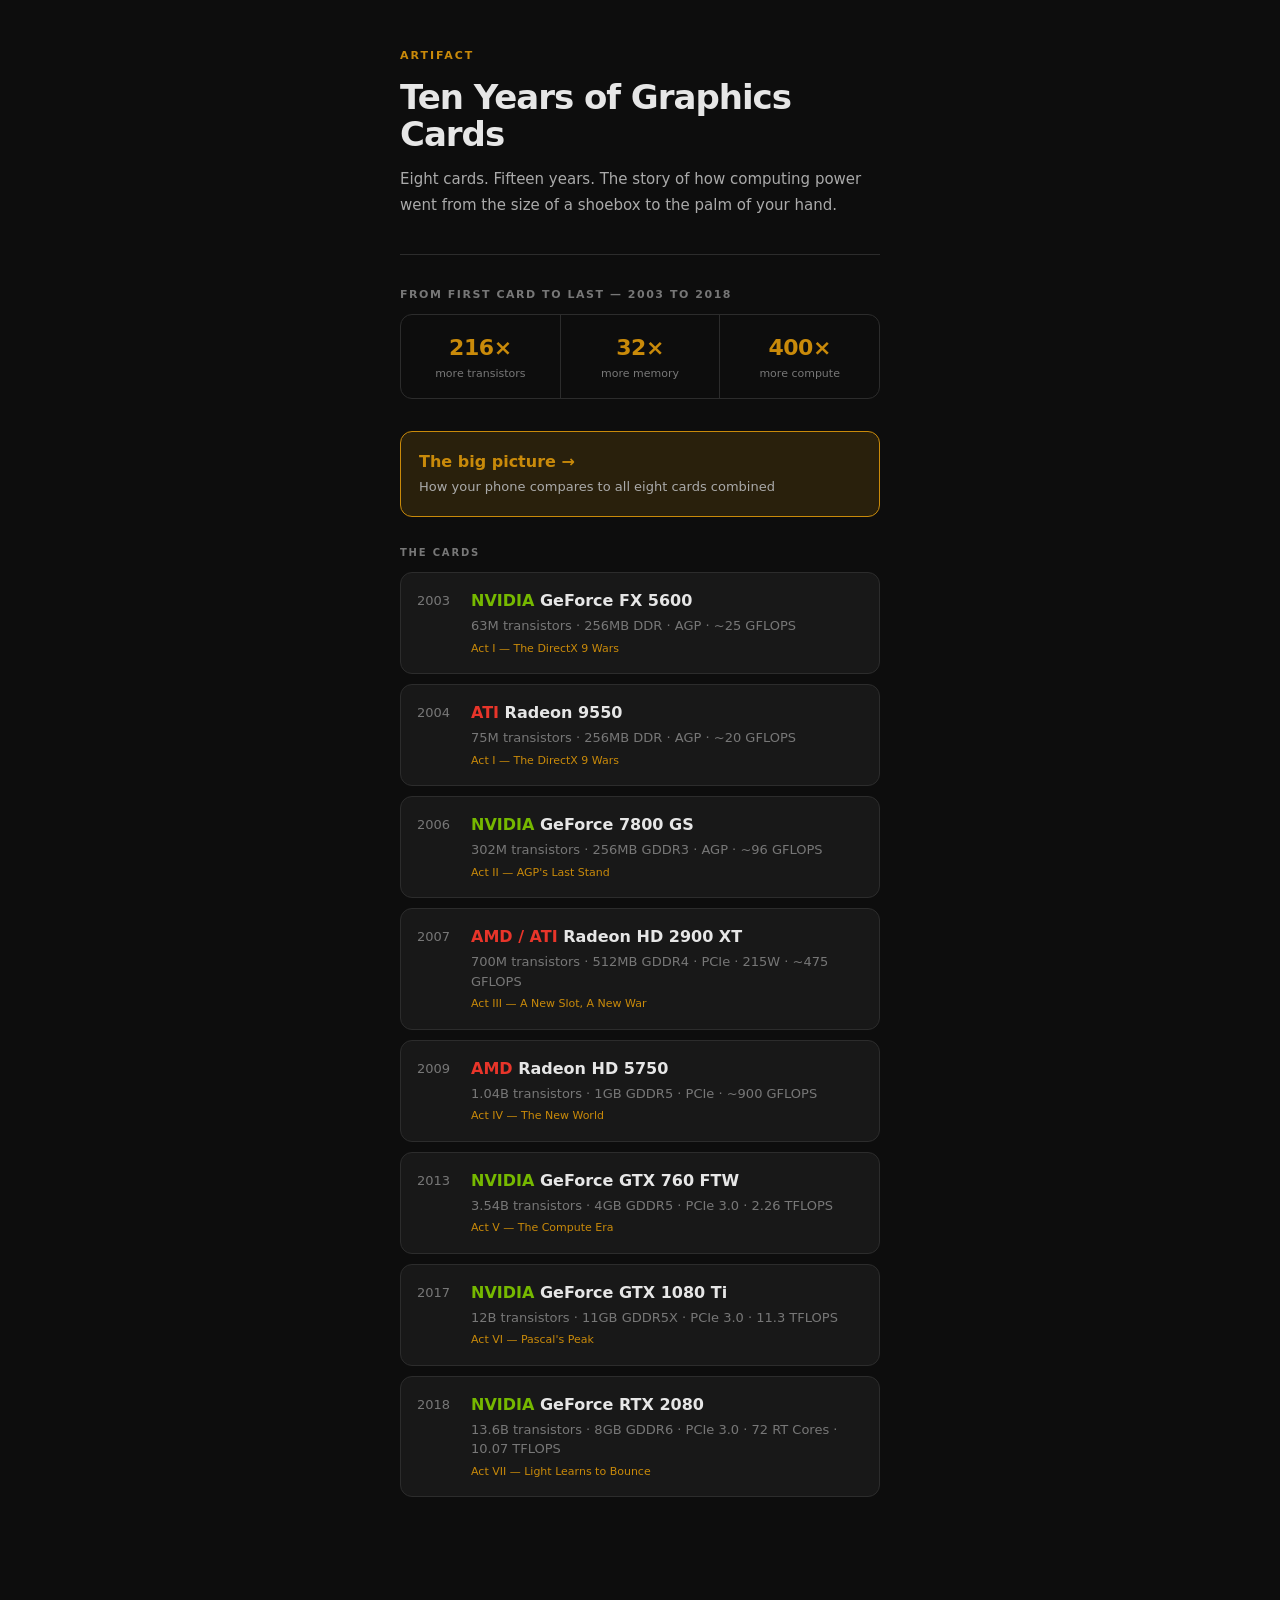
<file: index.html>
<!DOCTYPE html>
<html lang="en">
<head>
  <meta charset="UTF-8">
  <meta name="viewport" content="width=device-width, initial-scale=1.0">
  <title>Artifact — Ten Years of Graphics Cards</title>
  <link rel="stylesheet" href="css/style.css">
  <style>
    .hero {
      padding: 48px 0 36px;
      border-bottom: 1px solid var(--border);
      margin-bottom: 32px;
    }
    .hero-label {
      font-size: 11px;
      font-weight: 600;
      letter-spacing: 0.18em;
      text-transform: uppercase;
      color: var(--accent);
      margin-bottom: 14px;
    }
    .hero-title {
      font-size: 34px;
      font-weight: 900;
      letter-spacing: -0.03em;
      line-height: 1.1;
      margin-bottom: 14px;
    }
    .hero-sub {
      font-size: 15px;
      color: var(--text-mid);
      line-height: 1.7;
    }

    .stats-row {
      display: flex;
      gap: 0;
      margin-bottom: 32px;
      border: 1px solid var(--border);
      border-radius: var(--radius);
      overflow: hidden;
    }
    .stat {
      flex: 1;
      padding: 16px 12px;
      text-align: center;
      border-right: 1px solid var(--border);
    }
    .stat:last-child { border-right: none; }
    .stat-value {
      font-size: 22px;
      font-weight: 800;
      color: var(--accent);
      letter-spacing: -0.02em;
    }
    .stat-label {
      font-size: 11px;
      color: var(--text-dim);
      margin-top: 2px;
    }

    .cards-list {
      display: flex;
      flex-direction: column;
      gap: 10px;
      margin-bottom: 40px;
    }
    .card-link {
      display: flex;
      align-items: flex-start;
      gap: 16px;
      padding: 16px;
      background: var(--surface);
      border: 1px solid var(--border);
      border-radius: var(--radius);
      text-decoration: none;
      color: var(--text);
      transition: border-color 0.15s;
    }
    .card-link:hover { border-color: #444; }
    .card-link-year {
      font-size: 13px;
      color: var(--text-dim);
      width: 38px;
      flex-shrink: 0;
      padding-top: 2px;
    }
    .card-link-body { flex: 1; }
    .card-link-name {
      font-size: 16px;
      font-weight: 700;
      margin-bottom: 3px;
    }
    .card-link-name .maker-nvidia { color: var(--nvidia); }
    .card-link-name .maker-ati    { color: var(--ati); }
    .card-link-desc {
      font-size: 13px;
      color: var(--text-dim);
      line-height: 1.5;
    }
    .card-link-act {
      font-size: 11px;
      color: var(--accent);
      margin-top: 5px;
      font-weight: 500;
    }
  </style>
</head>
<body>
<div class="page">

  <div class="hero">
    <div class="hero-label">Artifact</div>
    <div class="hero-title">Ten Years of Graphics Cards</div>
    <div class="hero-sub">
      Eight cards. Fifteen years. The story of how computing power went from the size of a shoebox to the palm of your hand.
    </div>
  </div>

  <div style="font-size:11px;font-weight:600;letter-spacing:0.14em;text-transform:uppercase;color:var(--text-dim);margin-bottom:10px">From first card to last — 2003 to 2018</div>
  <div class="stats-row">
    <div class="stat">
      <div class="stat-value">216×</div>
      <div class="stat-label">more transistors</div>
    </div>
    <div class="stat">
      <div class="stat-value">32×</div>
      <div class="stat-label">more memory</div>
    </div>
    <div class="stat">
      <div class="stat-value">400×</div>
      <div class="stat-label">more compute</div>
    </div>
  </div>

  <div style="margin-bottom:28px">
    <a href="conclusion.html" style="display:flex;align-items:center;justify-content:space-between;padding:18px;background:var(--accent-dim);border:1px solid var(--accent);border-radius:12px;text-decoration:none;color:var(--text)">
      <span>
        <strong style="color:var(--accent);font-size:16px">The big picture →</strong><br>
        <span style="font-size:13px;color:var(--text-mid)">How your phone compares to all eight cards combined</span>
      </span>
    </a>
  </div>

  <div class="section-label">The cards</div>
  <div class="cards-list">

    <a class="card-link" href="fx5600.html">
      <span class="card-link-year">2003</span>
      <div class="card-link-body">
        <div class="card-link-name"><span class="maker-nvidia">NVIDIA</span> GeForce FX 5600</div>
        <div class="card-link-desc">63M transistors · 256MB DDR · AGP · ~25 GFLOPS</div>
        <div class="card-link-act">Act I — The DirectX 9 Wars</div>
      </div>
    </a>

    <a class="card-link" href="radeon9550.html">
      <span class="card-link-year">2004</span>
      <div class="card-link-body">
        <div class="card-link-name"><span class="maker-ati">ATI</span> Radeon 9550</div>
        <div class="card-link-desc">75M transistors · 256MB DDR · AGP · ~20 GFLOPS</div>
        <div class="card-link-act">Act I — The DirectX 9 Wars</div>
      </div>
    </a>

    <a class="card-link" href="7800gs.html">
      <span class="card-link-year">2006</span>
      <div class="card-link-body">
        <div class="card-link-name"><span class="maker-nvidia">NVIDIA</span> GeForce 7800 GS</div>
        <div class="card-link-desc">302M transistors · 256MB GDDR3 · AGP · ~96 GFLOPS</div>
        <div class="card-link-act">Act II — AGP's Last Stand</div>
      </div>
    </a>

    <a class="card-link" href="hd2900xt.html">
      <span class="card-link-year">2007</span>
      <div class="card-link-body">
        <div class="card-link-name"><span class="maker-ati">AMD / ATI</span> Radeon HD 2900 XT</div>
        <div class="card-link-desc">700M transistors · 512MB GDDR4 · PCIe · 215W · ~475 GFLOPS</div>
        <div class="card-link-act">Act III — A New Slot, A New War</div>
      </div>
    </a>

    <a class="card-link" href="hd5750.html">
      <span class="card-link-year">2009</span>
      <div class="card-link-body">
        <div class="card-link-name"><span class="maker-ati">AMD</span> Radeon HD 5750</div>
        <div class="card-link-desc">1.04B transistors · 1GB GDDR5 · PCIe · ~900 GFLOPS</div>
        <div class="card-link-act">Act IV — The New World</div>
      </div>
    </a>

    <a class="card-link" href="gtx760.html">
      <span class="card-link-year">2013</span>
      <div class="card-link-body">
        <div class="card-link-name"><span class="maker-nvidia">NVIDIA</span> GeForce GTX 760 FTW</div>
        <div class="card-link-desc">3.54B transistors · 4GB GDDR5 · PCIe 3.0 · 2.26 TFLOPS</div>
        <div class="card-link-act">Act V — The Compute Era</div>
      </div>
    </a>

    <a class="card-link" href="gtx1080ti.html">
      <span class="card-link-year">2017</span>
      <div class="card-link-body">
        <div class="card-link-name"><span class="maker-nvidia">NVIDIA</span> GeForce GTX 1080 Ti</div>
        <div class="card-link-desc">12B transistors · 11GB GDDR5X · PCIe 3.0 · 11.3 TFLOPS</div>
        <div class="card-link-act">Act VI — Pascal's Peak</div>
      </div>
    </a>

    <a class="card-link" href="rtx2080.html">
      <span class="card-link-year">2018</span>
      <div class="card-link-body">
        <div class="card-link-name"><span class="maker-nvidia">NVIDIA</span> GeForce RTX 2080</div>
        <div class="card-link-desc">13.6B transistors · 8GB GDDR6 · PCIe 3.0 · 72 RT Cores · 10.07 TFLOPS</div>
        <div class="card-link-act">Act VII — Light Learns to Bounce</div>
      </div>
    </a>


  </div>

</div>
</body>
</html>
</file>
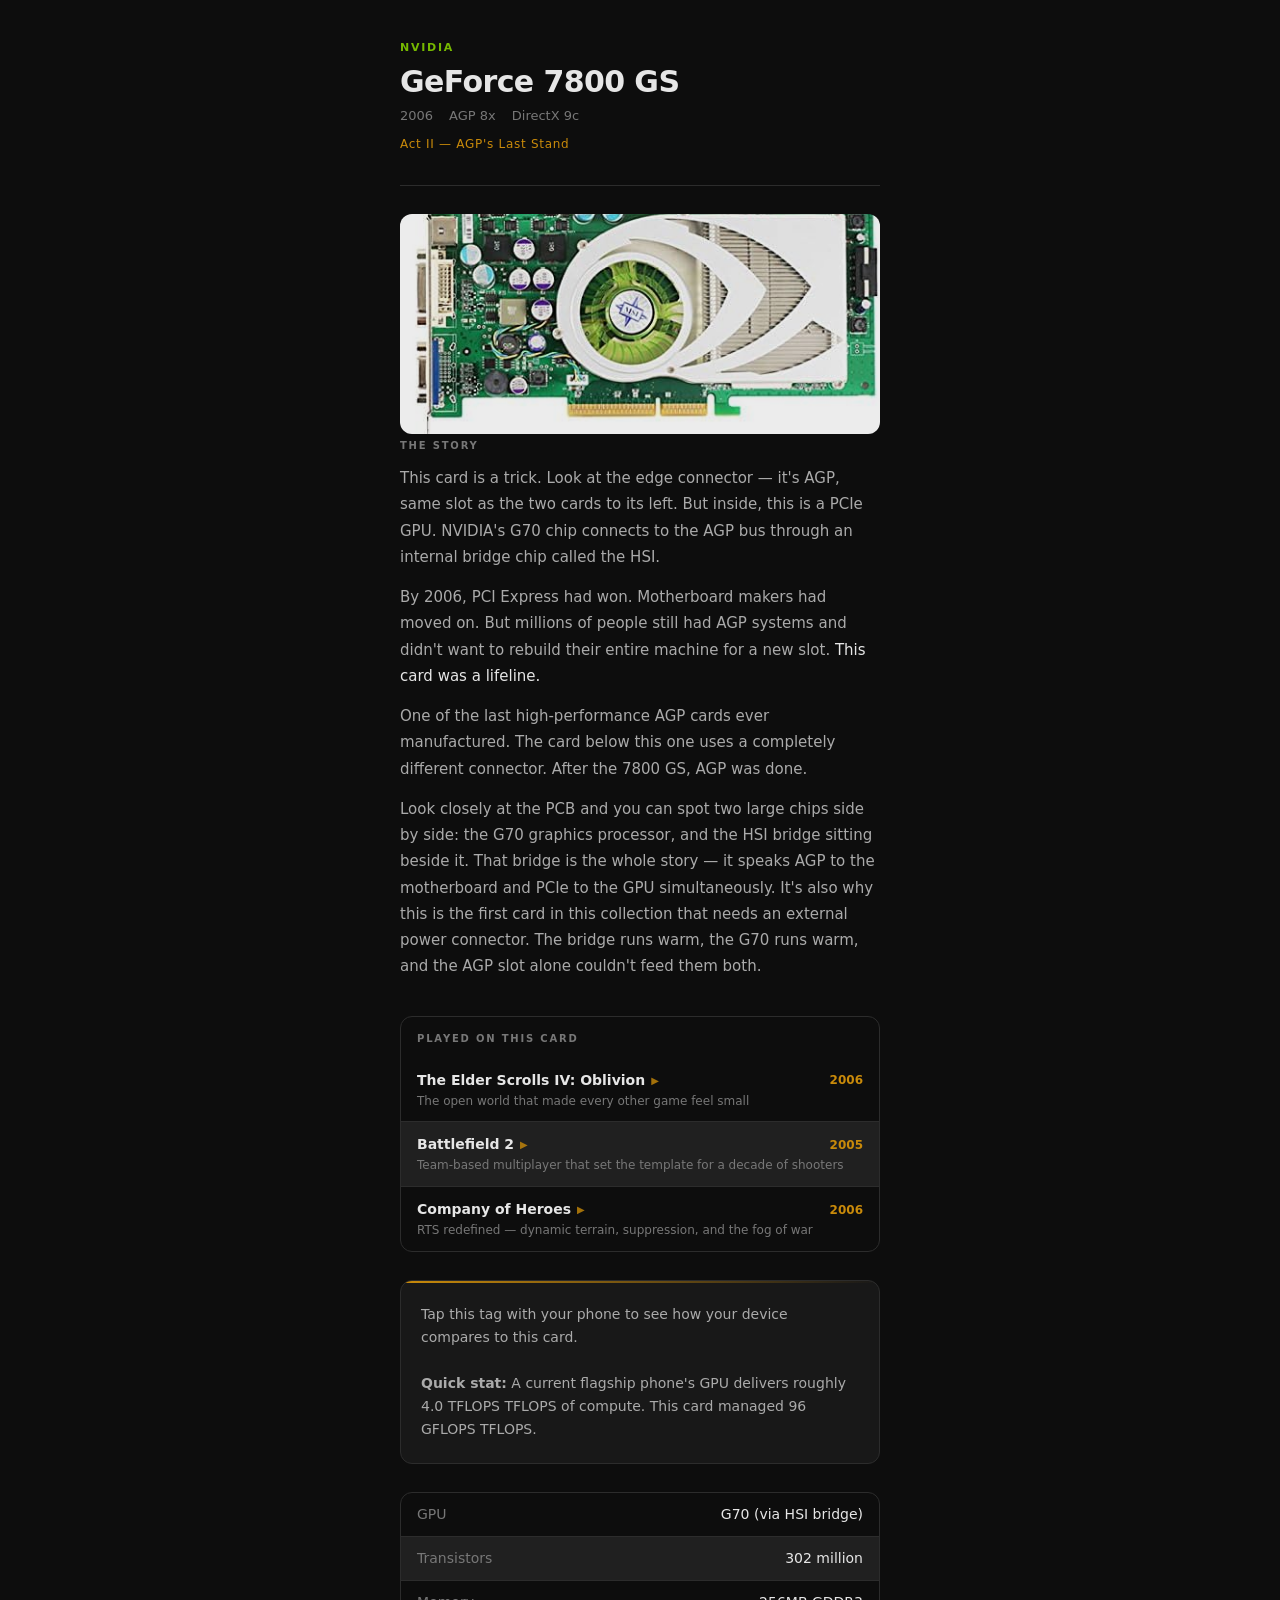
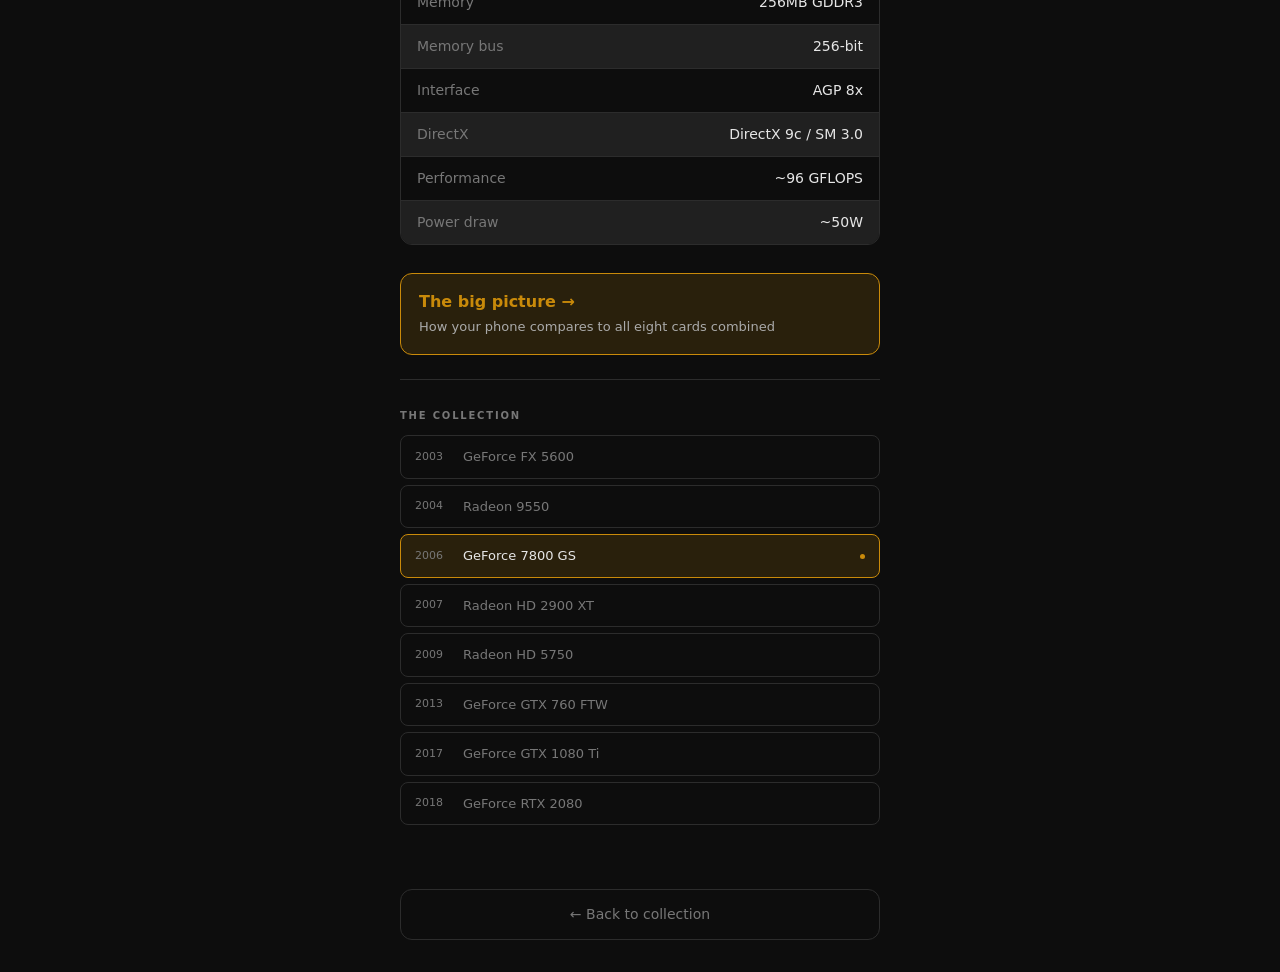
<file: 7800gs.html>
<!DOCTYPE html>
<html lang="en">
<head>
  <meta charset="UTF-8">
  <meta name="viewport" content="width=device-width, initial-scale=1.0">
  <title>GeForce 7800 GS — Artifact</title>
  <link rel="stylesheet" href="css/style.css">
</head>
<body>
<div class="page">

  <header class="card-header">
    <div class="card-maker nvidia">NVIDIA</div>
    <div class="card-name">GeForce 7800 GS</div>
    <div class="card-meta">
      <span>2006</span>
      <span>AGP 8x</span>
      <span>DirectX 9c</span>
    </div>
    <div class="card-era">Act II — AGP's Last Stand</div>
  </header>

  <div class="card-photo"><img src="images/7800gs.jpg" alt="7800gs"></div>

  

  

  <section class="story">
    <div class="section-label">The story</div>
    <div class="story-text" id="story-text"></div>
  </section>

  <section class="games"><div class="section-label" style="padding:14px 16px 0">Played on this card</div>
    <div id="games-list"></div>
  </section>

  <section class="comparison">
    <div id="comparison-content">
      <div class="comparison-loading">Detecting your device…</div>
    </div>
  </section>

  <section class="specs">
    <div id="specs-rows"></div>
  </section>

  <div style="margin-bottom:24px"><a href="conclusion.html" style="display:flex;align-items:center;justify-content:space-between;padding:16px 18px;background:var(--accent-dim);border:1px solid var(--accent);border-radius:12px;text-decoration:none;color:var(--text)"><span><strong style="color:var(--accent)">The big picture →</strong><br><span style="font-size:13px;color:var(--text-mid)">How your phone compares to all eight cards combined</span></span></a></div>
  <nav class="collection">
    <div class="section-label">The collection</div>
    <div class="collection-grid">
      <a class="collection-item" href="fx5600.html">
        <span class="collection-year">2003</span>
        <span class="collection-name">GeForce FX 5600</span>
        <span class="collection-dot"></span>
      </a>
      <a class="collection-item" href="radeon9550.html">
        <span class="collection-year">2004</span>
        <span class="collection-name">Radeon 9550</span>
        <span class="collection-dot"></span>
      </a>
      <a class="collection-item active" href="7800gs.html">
        <span class="collection-year">2006</span>
        <span class="collection-name">GeForce 7800 GS</span>
        <span class="collection-dot"></span>
      </a>
      <a class="collection-item" href="hd2900xt.html">
        <span class="collection-year">2007</span>
        <span class="collection-name">Radeon HD 2900 XT</span>
        <span class="collection-dot"></span>
      </a>
      <a class="collection-item" href="hd5750.html">
        <span class="collection-year">2009</span>
        <span class="collection-name">Radeon HD 5750</span>
        <span class="collection-dot"></span>
      </a>
      <a class="collection-item" href="gtx760.html">
        <span class="collection-year">2013</span>
        <span class="collection-name">GeForce GTX 760 FTW</span>
        <span class="collection-dot"></span>
      </a>
      <a class="collection-item" href="gtx1080ti.html">
        <span class="collection-year">2017</span>
        <span class="collection-name">GeForce GTX 1080 Ti</span>
        <span class="collection-dot"></span>
      </a>
      <a class="collection-item" href="rtx2080.html">
        <span class="collection-year">2018</span>
        <span class="collection-name">GeForce RTX 2080</span>
        <span class="collection-dot"></span>
      </a>
    </div>
  </nav>

</div>

<script src="js/device.js"></script>
<script>
window.CARD_DATA = {
  name: 'GeForce 7800 GS',
  tflops: 0.096,
  powerWatts: 50,
  specs: [
    { label: 'GPU',          value: 'G70 (via HSI bridge)' },
    { label: 'Transistors',  value: '302 million' },
    { label: 'Memory',       value: '256MB GDDR3' },
    { label: 'Memory bus',   value: '256-bit' },
    { label: 'Interface',    value: 'AGP 8x' },
    { label: 'DirectX',      value: 'DirectX 9c / SM 3.0' },
    { label: 'Performance',  value: '~96 GFLOPS' },
    { label: 'Power draw',   value: '~50W' },
  ],
  games: [
    { name: 'The Elder Scrolls IV: Oblivion', year: 2006, note: 'The open world that made every other game feel small', trailer: 'https://www.youtube.com/results?search_query=Oblivion%20Elder%20Scrolls%20IV%20official%20trailer%202006' },
    { name: 'Battlefield 2', year: 2005, note: 'Team-based multiplayer that set the template for a decade of shooters', trailer: 'https://www.youtube.com/results?search_query=Battlefield%202%20official%20trailer%202005' },
    { name: 'Company of Heroes', year: 2006, note: 'RTS redefined — dynamic terrain, suppression, and the fog of war', trailer: 'https://www.youtube.com/results?search_query=Company%20of%20Heroes%202006%20official%20trailer' }
  ],
  story: [
    'This card is a trick. Look at the edge connector — it\'s AGP, same slot as the two cards to its left. But inside, this is a PCIe GPU. NVIDIA\'s G70 chip connects to the AGP bus through an internal bridge chip called the HSI.',
    'By 2006, PCI Express had won. Motherboard makers had moved on. But millions of people still had AGP systems and didn\'t want to rebuild their entire machine for a new slot. <em>This card was a lifeline.</em>',
    'One of the last high-performance AGP cards ever manufactured. The card below this one uses a completely different connector. After the 7800 GS, AGP was done.',
    'Look closely at the PCB and you can spot two large chips side by side: the G70 graphics processor, and the HSI bridge sitting beside it. That bridge is the whole story — it speaks AGP to the motherboard and PCIe to the GPU simultaneously. It\'s also why this is the first card in this collection that needs an external power connector. The bridge runs warm, the G70 runs warm, and the AGP slot alone couldn\'t feed them both.'
  ]
};
</script>
<script src="js/card.js"></script>
  <div style="max-width:520px;margin:0 auto;padding:0 20px 32px"><a href="index.html" style="display:block;text-align:center;padding:14px;border:1px solid var(--border);border-radius:12px;text-decoration:none;color:var(--text-dim);font-size:14px">← Back to collection</a></div>
</body>
</html>
</file>
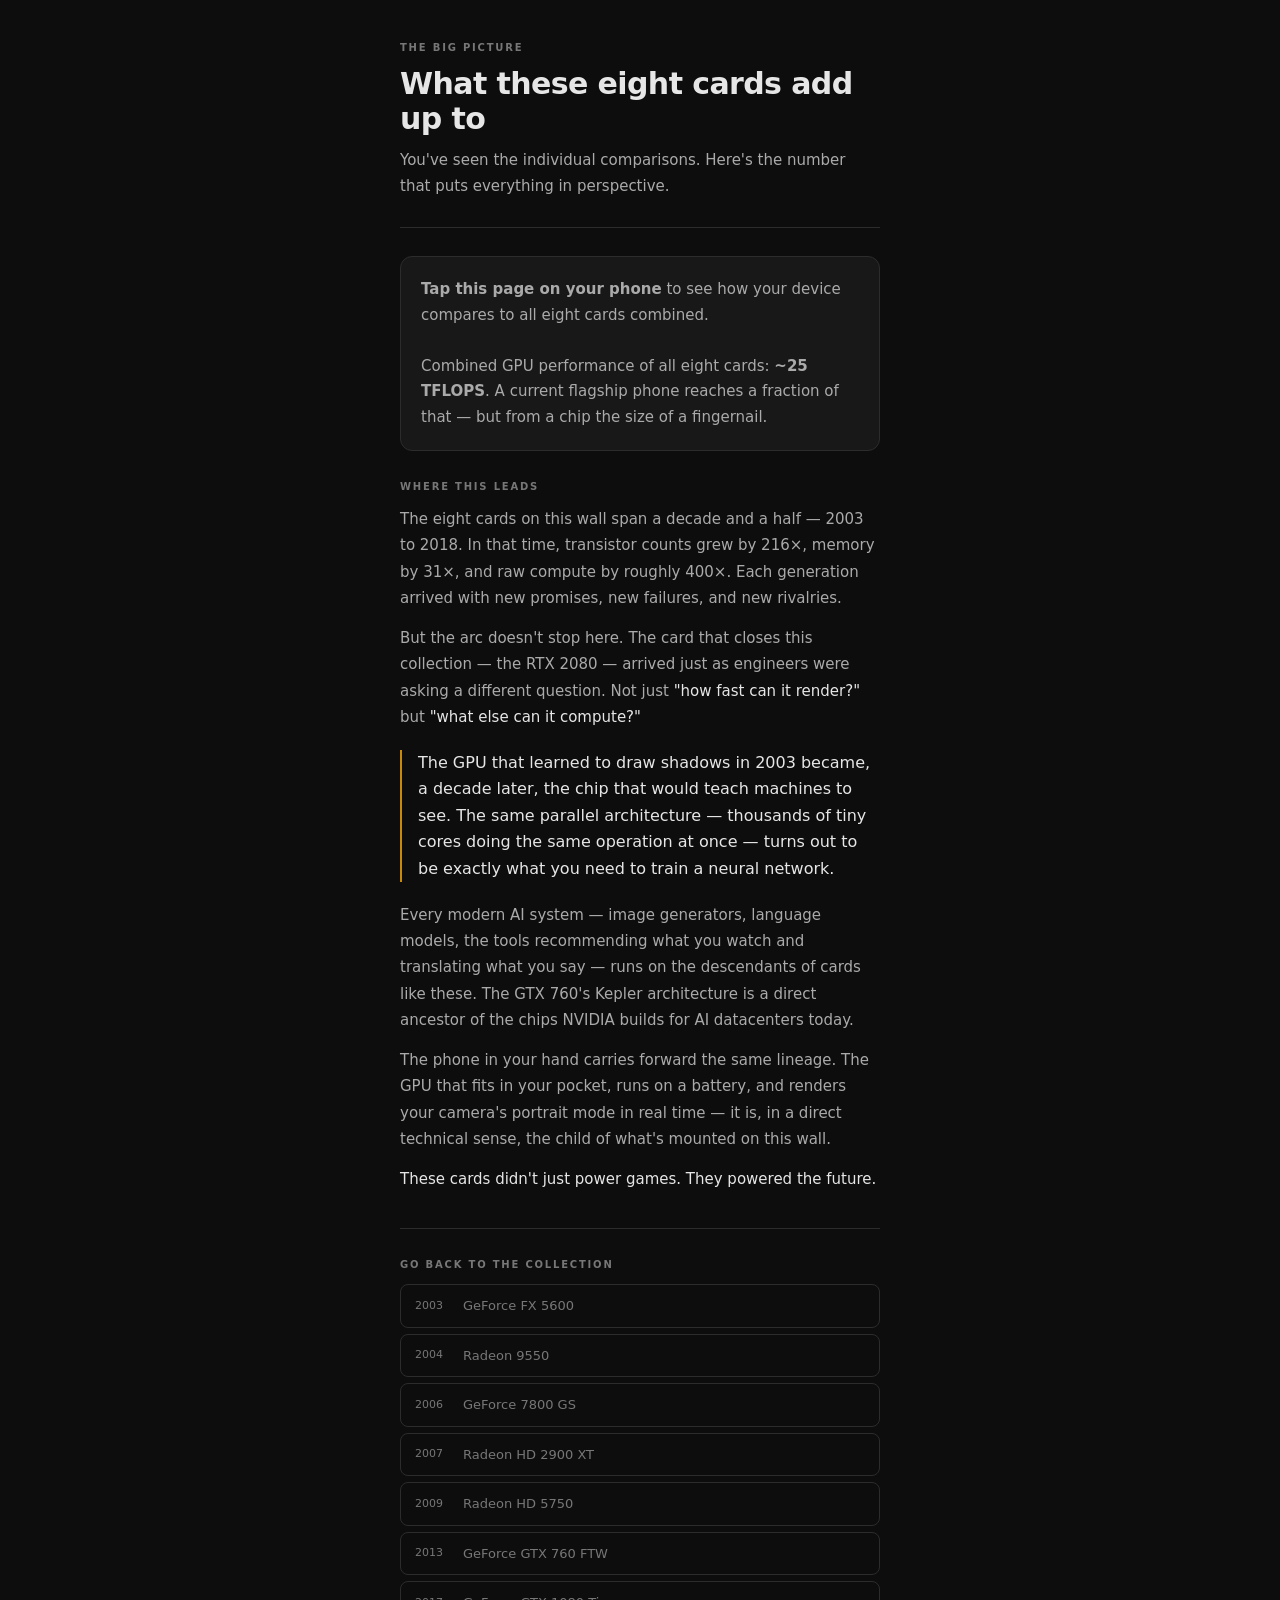
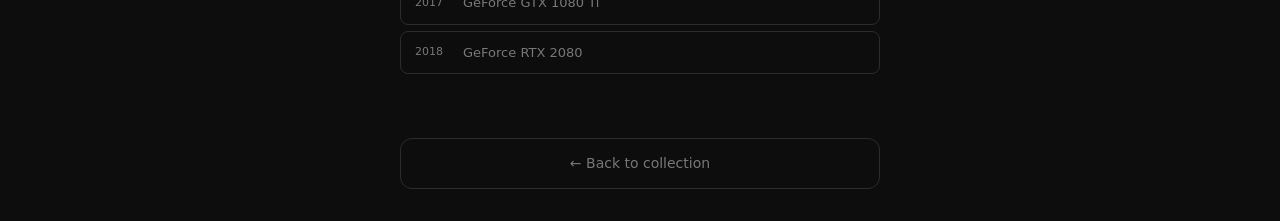
<file: conclusion.html>
<!DOCTYPE html>
<html lang="en">
<head>
  <meta charset="UTF-8">
  <meta name="viewport" content="width=device-width, initial-scale=1.0">
  <title>The Big Picture — Artifact</title>
  <link rel="stylesheet" href="css/style.css">
  <style>
    .conclusion-hero {
      padding: 40px 0 28px;
      border-bottom: 1px solid var(--border);
      margin-bottom: 28px;
    }
    .conclusion-hero .section-label { margin-bottom: 12px; }
    .conclusion-hero h1 {
      font-size: 30px;
      font-weight: 900;
      letter-spacing: -0.02em;
      line-height: 1.15;
      margin-bottom: 12px;
    }
    .conclusion-hero p {
      font-size: 15px;
      color: var(--text-mid);
      line-height: 1.7;
    }

    /* The combined stat — hero number */
    .combined-block {
      background: var(--surface);
      border: 1px solid var(--border);
      border-radius: var(--radius);
      padding: 24px 20px;
      margin-bottom: 28px;
      position: relative;
      overflow: hidden;
    }
    .combined-block::before {
      content: '';
      position: absolute;
      top: 0; left: 0; right: 0;
      height: 2px;
      background: linear-gradient(90deg, var(--accent), transparent);
    }
    .combined-device-name {
      font-size: 15px;
      font-weight: 600;
      margin-bottom: 4px;
    }
    .combined-device-chip {
      font-size: 13px;
      color: var(--text-dim);
      margin-bottom: 20px;
    }
    .combined-stat {
      font-size: 15px;
      color: var(--text-mid);
      line-height: 1.7;
      margin-bottom: 20px;
    }
    .combined-stat strong { color: var(--text); font-weight: 600; }
    .combined-stat .big {
      display: block;
      font-size: 52px;
      font-weight: 900;
      color: var(--accent);
      letter-spacing: -0.03em;
      line-height: 1;
      margin: 8px 0 4px;
    }
    .punchline {
      font-size: 16px;
      font-weight: 600;
      color: var(--text);
      line-height: 1.5;
      padding: 16px;
      background: var(--accent-dim);
      border: 1px solid var(--accent);
      border-radius: 8px;
      margin-top: 4px;
    }

    /* Per-card breakdown */
    .breakdown {
      margin-bottom: 28px;
    }
    .breakdown-row {
      display: flex;
      align-items: center;
      gap: 12px;
      padding: 10px 0;
      border-bottom: 1px solid var(--border);
      font-size: 13px;
    }
    .breakdown-row:last-child { border-bottom: none; }
    .breakdown-year {
      color: var(--text-dim);
      width: 36px;
      flex-shrink: 0;
    }
    .breakdown-name {
      flex: 1;
      color: var(--text-mid);
    }
    .breakdown-mult {
      font-weight: 700;
      color: var(--accent);
      text-align: right;
      min-width: 48px;
    }
    .breakdown-bar-wrap {
      width: 80px;
      height: 4px;
      background: var(--border);
      border-radius: 2px;
      overflow: hidden;
      flex-shrink: 0;
    }
    .breakdown-bar-fill {
      height: 100%;
      background: var(--accent);
      border-radius: 2px;
      width: 0;
      transition: width 1s cubic-bezier(0.4, 0, 0.2, 1);
    }

    /* Closing essay */
    .essay {
      margin-bottom: 36px;
    }
    .essay p {
      font-size: 15px;
      color: var(--text-mid);
      line-height: 1.75;
      margin-bottom: 14px;
    }
    .essay p:last-child { margin-bottom: 0; }
    .essay em {
      color: var(--text);
      font-style: normal;
      font-weight: 500;
    }
    .essay .horizon {
      font-size: 16px;
      color: var(--text);
      font-weight: 500;
      line-height: 1.65;
      border-left: 2px solid var(--accent);
      padding-left: 16px;
      margin: 20px 0;
    }

    /* Desktop placeholder */
    .desktop-placeholder {
      font-size: 15px;
      color: var(--text-mid);
      line-height: 1.7;
      background: var(--surface);
      border: 1px solid var(--border);
      border-radius: var(--radius);
      padding: 20px;
      margin-bottom: 28px;
    }
  </style>
</head>
<body>
<div class="page">

  <div class="conclusion-hero">
    <div class="section-label">The big picture</div>
    <h1>What these eight cards add up to</h1>
    <p>You've seen the individual comparisons. Here's the number that puts everything in perspective.</p>
  </div>

  <div id="combined-block-wrap">
    <div class="combined-block">
      <div class="comparison-loading">Detecting your device…</div>
    </div>
  </div>

  <section class="breakdown" id="breakdown-section" style="display:none">
    <div class="section-label">Card by card</div>
    <div id="breakdown-rows"></div>
  </section>

  <section class="essay">
    <div class="section-label">Where this leads</div>
    <div class="essay-body">
      <p>The eight cards on this wall span a decade and a half — 2003 to 2018. In that time, transistor counts grew by 216×, memory by 31×, and raw compute by roughly 400×. Each generation arrived with new promises, new failures, and new rivalries.</p>

      <p>But the arc doesn't stop here. The card that closes this collection — the RTX 2080 — arrived just as engineers were asking a different question. Not just <em>"how fast can it render?"</em> but <em>"what else can it compute?"</em></p>

      <div class="horizon">
        The GPU that learned to draw shadows in 2003 became, a decade later, the chip that would teach machines to see. The same parallel architecture — thousands of tiny cores doing the same operation at once — turns out to be exactly what you need to train a neural network.
      </div>

      <p>Every modern AI system — image generators, language models, the tools recommending what you watch and translating what you say — runs on the descendants of cards like these. The GTX 760's Kepler architecture is a direct ancestor of the chips NVIDIA builds for AI datacenters today.</p>

      <p>The phone in your hand carries forward the same lineage. The GPU that fits in your pocket, runs on a battery, and renders your camera's portrait mode in real time — it is, in a direct technical sense, the child of what's mounted on this wall.</p>

      <p><em>These cards didn't just power games. They powered the future.</em></p>
    </div>
  </section>

  <nav class="collection">
    <div class="section-label">Go back to the collection</div>
    <div class="collection-grid">
      <a class="collection-item" href="fx5600.html">
        <span class="collection-year">2003</span>
        <span class="collection-name">GeForce FX 5600</span>
        <span class="collection-dot"></span>
      </a>
      <a class="collection-item" href="radeon9550.html">
        <span class="collection-year">2004</span>
        <span class="collection-name">Radeon 9550</span>
        <span class="collection-dot"></span>
      </a>
      <a class="collection-item" href="7800gs.html">
        <span class="collection-year">2006</span>
        <span class="collection-name">GeForce 7800 GS</span>
        <span class="collection-dot"></span>
      </a>
      <a class="collection-item" href="hd2900xt.html">
        <span class="collection-year">2007</span>
        <span class="collection-name">Radeon HD 2900 XT</span>
        <span class="collection-dot"></span>
      </a>
      <a class="collection-item" href="hd5750.html">
        <span class="collection-year">2009</span>
        <span class="collection-name">Radeon HD 5750</span>
        <span class="collection-dot"></span>
      </a>
      <a class="collection-item" href="gtx760.html">
        <span class="collection-year">2013</span>
        <span class="collection-name">GeForce GTX 760 FTW</span>
        <span class="collection-dot"></span>
      </a>
      <a class="collection-item" href="gtx1080ti.html">
        <span class="collection-year">2017</span>
        <span class="collection-name">GeForce GTX 1080 Ti</span>
        <span class="collection-dot"></span>
      </a>
      <a class="collection-item" href="rtx2080.html">
        <span class="collection-year">2018</span>
        <span class="collection-name">GeForce RTX 2080</span>
        <span class="collection-dot"></span>
      </a>
    </div>
  </nav>

</div>

<script src="js/device.js"></script>
<script>
const ALL_CARDS = [
  { year: 2003, name: 'GeForce FX 5600',    tflops: 0.025  },
  { year: 2004, name: 'Radeon 9550',         tflops: 0.020  },
  { year: 2006, name: 'GeForce 7800 GS',     tflops: 0.096  },
  { year: 2007, name: 'Radeon HD 2900 XT',   tflops: 0.475  },
  { year: 2009, name: 'Radeon HD 5750',      tflops: 0.9    },
  { year: 2013, name: 'GeForce GTX 760 FTW', tflops: 2.26   },
  { year: 2017, name: 'GeForce GTX 1080 Ti', tflops: 11.3   },
  { year: 2018, name: 'GeForce RTX 2080',    tflops: 10.07  },
];

const COMBINED_TFLOPS = ALL_CARDS.reduce((sum, c) => sum + c.tflops, 0); // ~3.776

document.addEventListener('DOMContentLoaded', () => {
  const device = detectDevice();
  const wrap = document.getElementById('combined-block-wrap');

  if (!device) {
    wrap.innerHTML = `
      <div class="desktop-placeholder">
        <strong>Tap this page on your phone</strong> to see how your device compares to all eight cards combined.<br><br>
        Combined GPU performance of all eight cards: <strong>~25 TFLOPS</strong>. A current flagship phone reaches a fraction of that — but from a chip the size of a fingernail.
      </div>`;
    return;
  }

  const combinedMultiplier = device.tflops / COMBINED_TFLOPS;
  const beats = combinedMultiplier >= 1;

  let punchline;
  if (combinedMultiplier >= 1) {
    punchline = `Your ${device.model} has more GPU power than every card on this wall — combined — and fits in your pocket.`;
  } else {
    const pct = Math.round(combinedMultiplier * 100);
    punchline = `Your ${device.model} reaches ${pct}% of all eight cards combined. The two newest cards alone account for most of that total.`;
  }

  wrap.innerHTML = `
    <div class="combined-block">
      <div class="combined-device-name">${device.model}</div>
      <div class="combined-device-chip">${device.chipName} · ~${fmt(device.tflops)}</div>
      <div class="combined-stat">
        Combined GPU performance of all 8 cards on this wall:
        <strong class="big">~${fmt(COMBINED_TFLOPS)}</strong>
        Your phone: <strong>~${fmt(device.tflops)}</strong>
      </div>
      <div class="punchline">${punchline}</div>
    </div>`;

  // Render breakdown
  const section = document.getElementById('breakdown-section');
  const rows = document.getElementById('breakdown-rows');
  if (section && rows) {
    section.style.display = '';
    const maxMult = device.tflops / ALL_CARDS[0].tflops; // largest multiplier
    rows.innerHTML = ALL_CARDS.map((card, i) => {
      const mult = Math.round(device.tflops / card.tflops);
      const barPct = Math.min(100, (card.tflops / device.tflops) * 100);
      return `
        <div class="breakdown-row">
          <span class="breakdown-year">${card.year}</span>
          <span class="breakdown-name">${card.name}</span>
          <div class="breakdown-bar-wrap">
            <div class="breakdown-bar-fill" style="transition-delay: ${i * 0.08}s" data-pct="${barPct}"></div>
          </div>
          <span class="breakdown-mult">${mult}×</span>
        </div>`;
    }).join('');

    // Animate bars
    setTimeout(() => {
      document.querySelectorAll('.breakdown-bar-fill').forEach(el => {
        el.style.width = el.dataset.pct + '%';
      });
    }, 100);
  }
});

function fmt(t) {
  if (t < 0.1)  return (t * 1000).toFixed(0) + ' GFLOPS';
  if (t < 1.0)  return t.toFixed(2) + ' TFLOPS';
  return t.toFixed(1) + ' TFLOPS';
}
</script>
  <div style="max-width:520px;margin:0 auto;padding:0 20px 32px"><a href="index.html" style="display:block;text-align:center;padding:14px;border:1px solid var(--border);border-radius:12px;text-decoration:none;color:var(--text-dim);font-size:14px">← Back to collection</a></div>
</body>
</html>
</file>
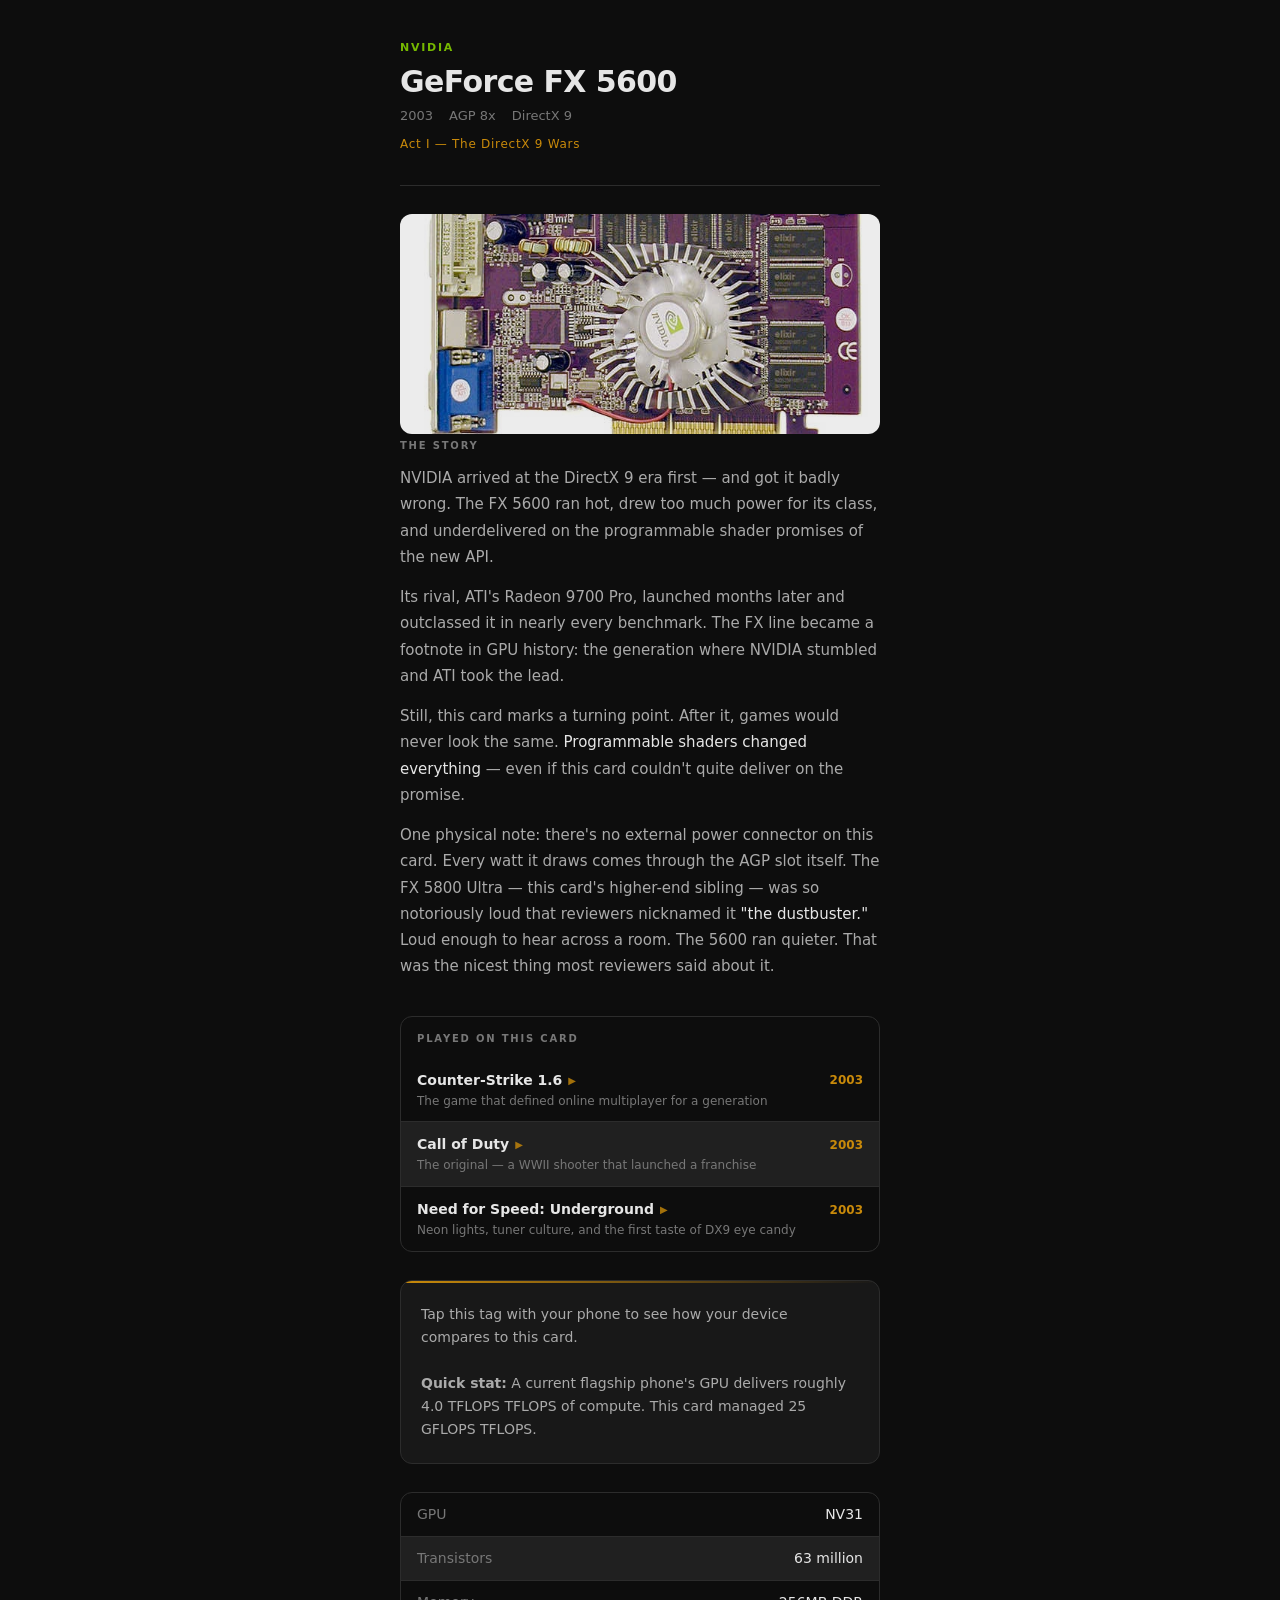
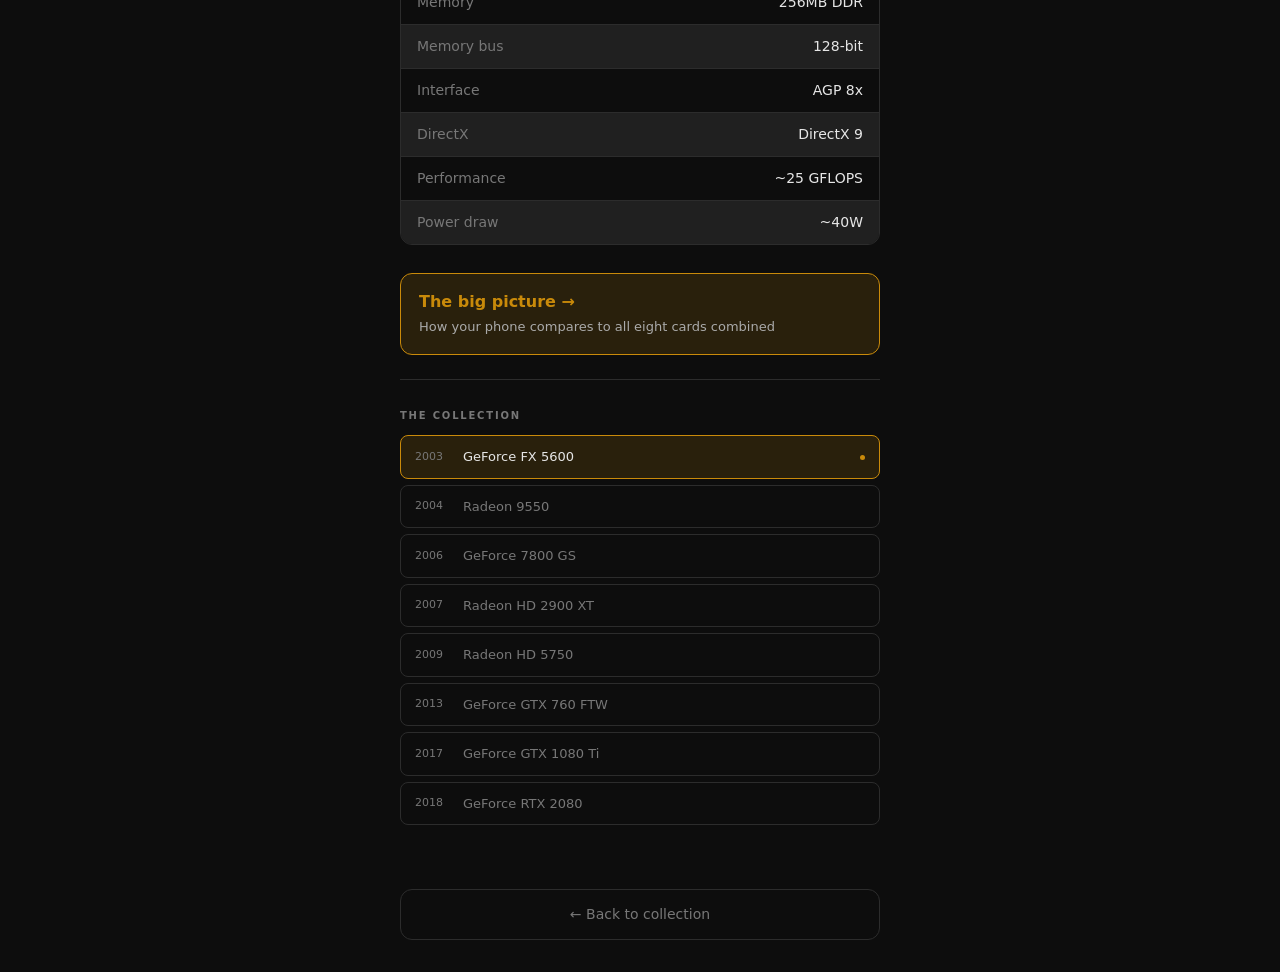
<file: fx5600.html>
<!DOCTYPE html>
<html lang="en">
<head>
  <meta charset="UTF-8">
  <meta name="viewport" content="width=device-width, initial-scale=1.0">
  <title>GeForce FX 5600 — Artifact</title>
  <link rel="stylesheet" href="css/style.css">
</head>
<body>
<div class="page">

  <header class="card-header">
    <div class="card-maker nvidia">NVIDIA</div>
    <div class="card-name">GeForce FX 5600</div>
    <div class="card-meta">
      <span>2003</span>
      <span>AGP 8x</span>
      <span>DirectX 9</span>
    </div>
    <div class="card-era">Act I — The DirectX 9 Wars</div>
  </header>

  <div class="card-photo"><img src="images/fx5600.jpg" alt="fx5600"></div>

  

  

  <section class="story">
    <div class="section-label">The story</div>
    <div class="story-text" id="story-text"></div>
  </section>

  <section class="games"><div class="section-label" style="padding:14px 16px 0">Played on this card</div>
    <div id="games-list"></div>
  </section>

  <section class="comparison">
    <div id="comparison-content">
      <div class="comparison-loading">Detecting your device…</div>
    </div>
  </section>

  <section class="specs">
    <div id="specs-rows"></div>
  </section>

  <div style="margin-bottom:24px"><a href="conclusion.html" style="display:flex;align-items:center;justify-content:space-between;padding:16px 18px;background:var(--accent-dim);border:1px solid var(--accent);border-radius:12px;text-decoration:none;color:var(--text)"><span><strong style="color:var(--accent)">The big picture →</strong><br><span style="font-size:13px;color:var(--text-mid)">How your phone compares to all eight cards combined</span></span></a></div>
  <nav class="collection">
    <div class="section-label">The collection</div>
    <div class="collection-grid">
      <a class="collection-item active" href="fx5600.html">
        <span class="collection-year">2003</span>
        <span class="collection-name">GeForce FX 5600</span>
        <span class="collection-dot"></span>
      </a>
      <a class="collection-item" href="radeon9550.html">
        <span class="collection-year">2004</span>
        <span class="collection-name">Radeon 9550</span>
        <span class="collection-dot"></span>
      </a>
      <a class="collection-item" href="7800gs.html">
        <span class="collection-year">2006</span>
        <span class="collection-name">GeForce 7800 GS</span>
        <span class="collection-dot"></span>
      </a>
      <a class="collection-item" href="hd2900xt.html">
        <span class="collection-year">2007</span>
        <span class="collection-name">Radeon HD 2900 XT</span>
        <span class="collection-dot"></span>
      </a>
      <a class="collection-item" href="hd5750.html">
        <span class="collection-year">2009</span>
        <span class="collection-name">Radeon HD 5750</span>
        <span class="collection-dot"></span>
      </a>
      <a class="collection-item" href="gtx760.html">
        <span class="collection-year">2013</span>
        <span class="collection-name">GeForce GTX 760 FTW</span>
        <span class="collection-dot"></span>
      </a>
      <a class="collection-item" href="gtx1080ti.html">
        <span class="collection-year">2017</span>
        <span class="collection-name">GeForce GTX 1080 Ti</span>
        <span class="collection-dot"></span>
      </a>
      <a class="collection-item" href="rtx2080.html">
        <span class="collection-year">2018</span>
        <span class="collection-name">GeForce RTX 2080</span>
        <span class="collection-dot"></span>
      </a>
    </div>
  </nav>

</div>

<script src="js/device.js"></script>
<script>
window.CARD_DATA = {
  name: 'GeForce FX 5600',
  tflops: 0.025,
  powerWatts: 40,
  specs: [
    { label: 'GPU',          value: 'NV31' },
    { label: 'Transistors',  value: '63 million' },
    { label: 'Memory',       value: '256MB DDR' },
    { label: 'Memory bus',   value: '128-bit' },
    { label: 'Interface',    value: 'AGP 8x' },
    { label: 'DirectX',      value: 'DirectX 9' },
    { label: 'Performance',  value: '~25 GFLOPS' },
    { label: 'Power draw',   value: '~40W' },
  ],
  games: [
    { name: 'Counter-Strike 1.6', year: 2003, note: 'The game that defined online multiplayer for a generation', trailer: 'https://www.youtube.com/results?search_query=Counter-Strike%201.6%20official%20trailer' },
    { name: 'Call of Duty', year: 2003, note: 'The original — a WWII shooter that launched a franchise', trailer: 'https://www.youtube.com/results?search_query=Call%20of%20Duty%202003%20original%20trailer' },
    { name: 'Need for Speed: Underground', year: 2003, note: 'Neon lights, tuner culture, and the first taste of DX9 eye candy', trailer: 'https://www.youtube.com/results?search_query=Need%20for%20Speed%20Underground%202003%20trailer' }
  ],
  story: [
    'NVIDIA arrived at the DirectX 9 era first — and got it badly wrong. The FX 5600 ran hot, drew too much power for its class, and underdelivered on the programmable shader promises of the new API.',
    'Its rival, ATI\'s Radeon 9700 Pro, launched months later and outclassed it in nearly every benchmark. The FX line became a footnote in GPU history: the generation where NVIDIA stumbled and ATI took the lead.',
    'Still, this card marks a turning point. After it, games would never look the same. <em>Programmable shaders changed everything</em> — even if this card couldn\'t quite deliver on the promise.',
    'One physical note: there\'s no external power connector on this card. Every watt it draws comes through the AGP slot itself. The FX 5800 Ultra — this card\'s higher-end sibling — was so notoriously loud that reviewers nicknamed it <em>"the dustbuster."</em> Loud enough to hear across a room. The 5600 ran quieter. That was the nicest thing most reviewers said about it.'
  ]
};
</script>
<script src="js/card.js"></script>
  <div style="max-width:520px;margin:0 auto;padding:0 20px 32px"><a href="index.html" style="display:block;text-align:center;padding:14px;border:1px solid var(--border);border-radius:12px;text-decoration:none;color:var(--text-dim);font-size:14px">← Back to collection</a></div>
</body>
</html>
</file>
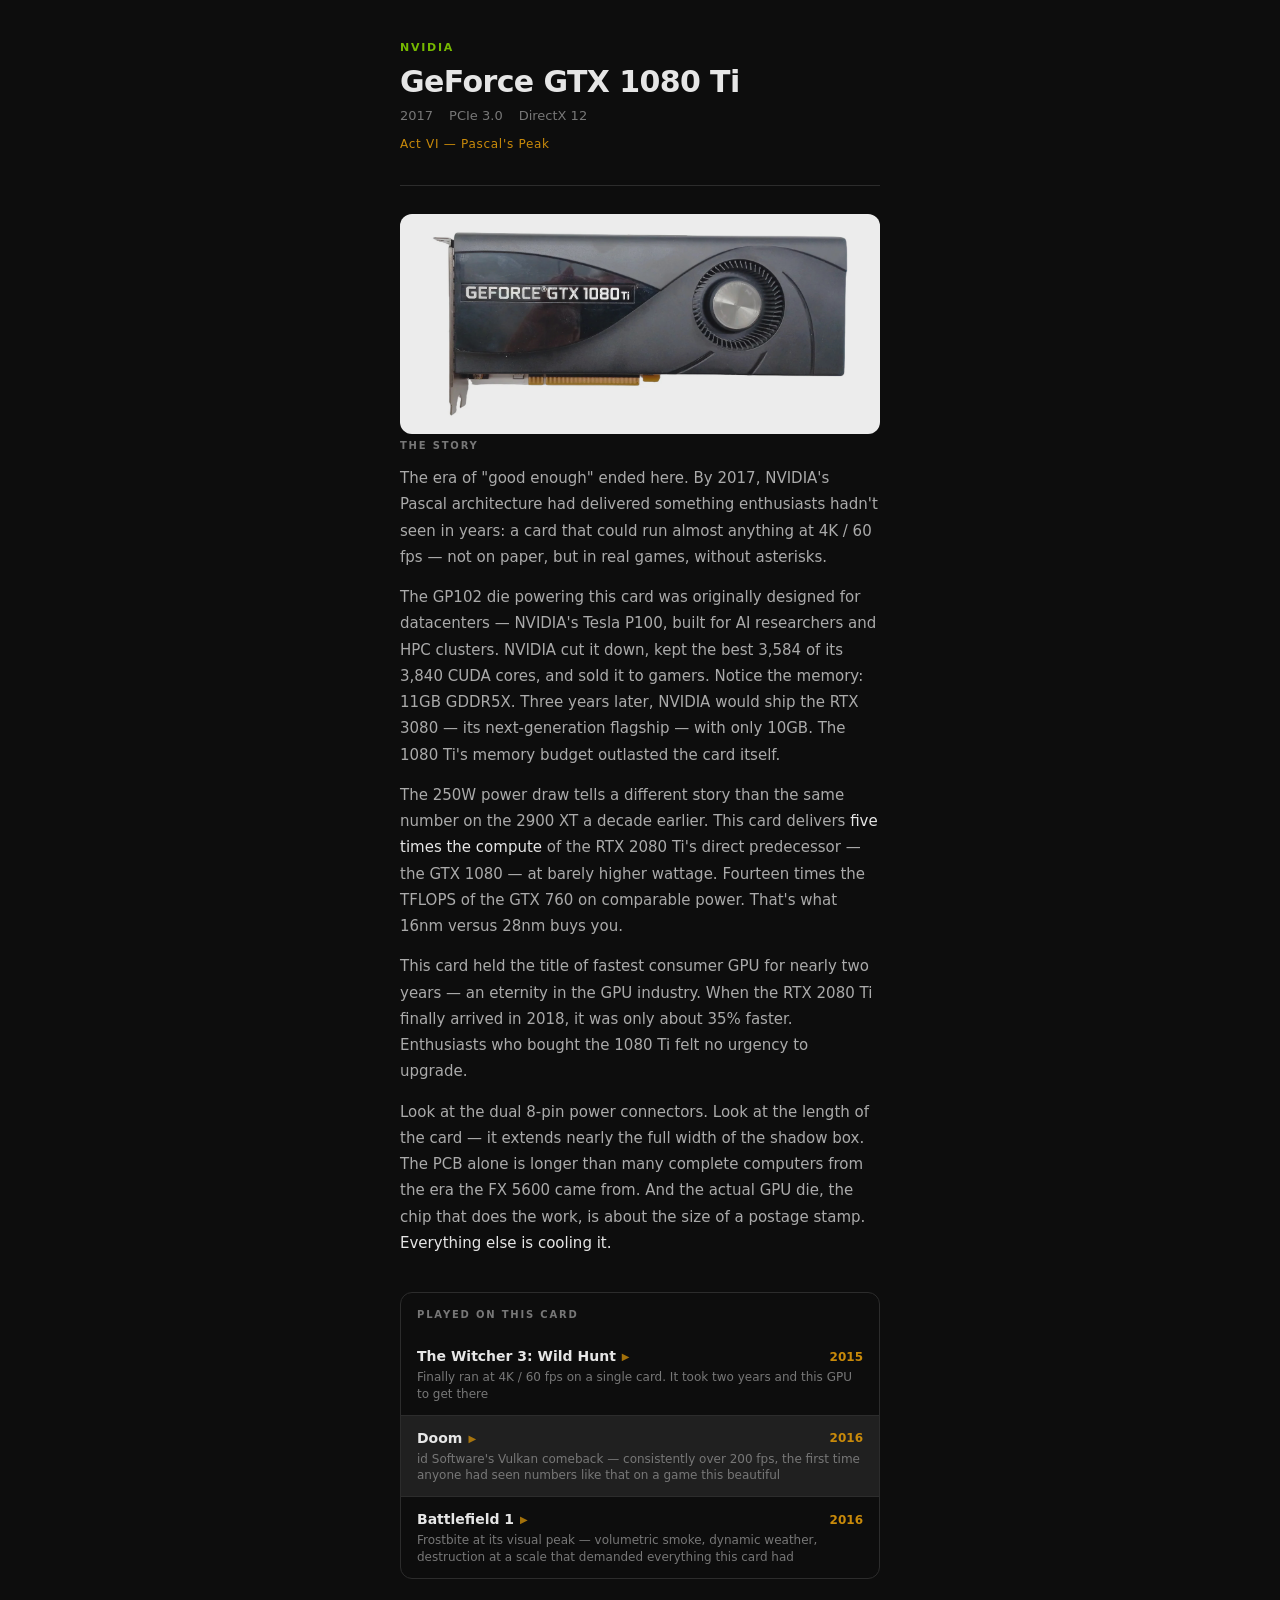
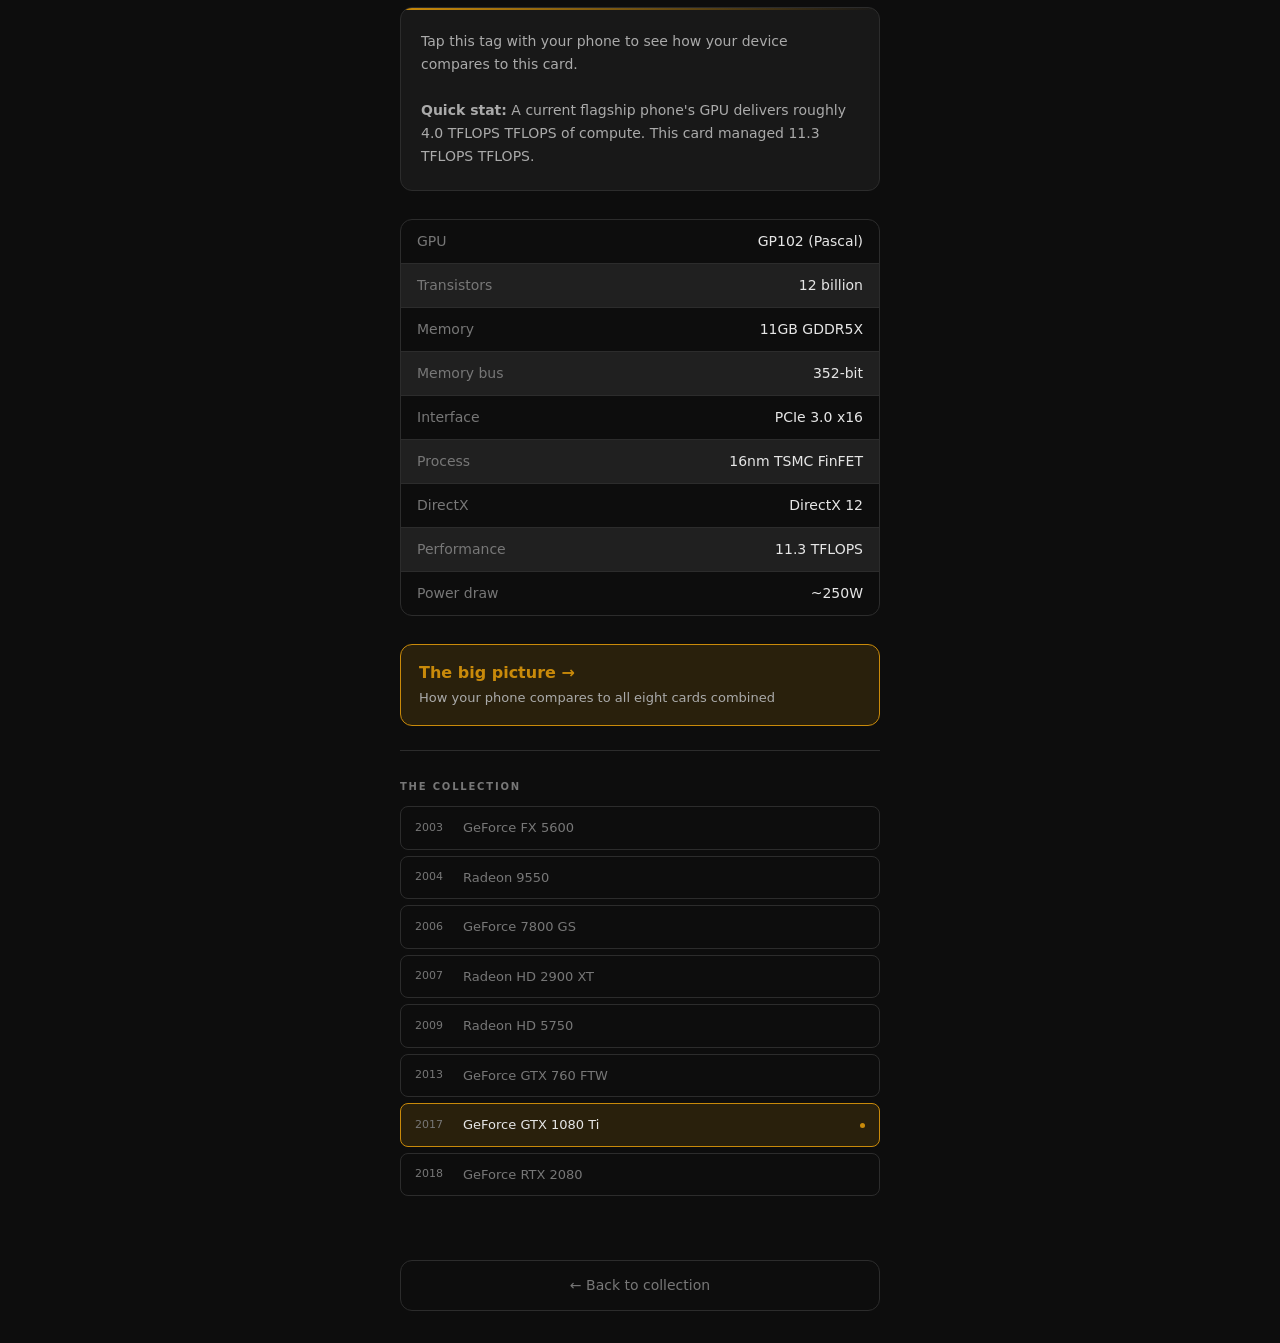
<file: gtx1080ti.html>
<!DOCTYPE html>
<html lang="en">
<head>
  <meta charset="UTF-8">
  <meta name="viewport" content="width=device-width, initial-scale=1.0">
  <title>GeForce GTX 1080 Ti — Artifact</title>
  <link rel="stylesheet" href="css/style.css">
</head>
<body>
<div class="page">

  <header class="card-header">
    <div class="card-maker nvidia">NVIDIA</div>
    <div class="card-name">GeForce GTX 1080 Ti</div>
    <div class="card-meta">
      <span>2017</span>
      <span>PCIe 3.0</span>
      <span>DirectX 12</span>
    </div>
    <div class="card-era">Act VI — Pascal's Peak</div>
  </header>

  <div class="card-photo"><img src="images/gtx1080ti.jpg" alt="gtx1080ti"></div>

  <section class="story">
    <div class="section-label">The story</div>
    <div class="story-text" id="story-text"></div>
  </section>

  <section class="games"><div class="section-label" style="padding:14px 16px 0">Played on this card</div>
    <div id="games-list"></div>
  </section>

  <section class="comparison">
    <div id="comparison-content">
      <div class="comparison-loading">Detecting your device…</div>
    </div>
  </section>

  <section class="specs">
    <div id="specs-rows"></div>
  </section>

  <div style="margin-bottom:24px"><a href="conclusion.html" style="display:flex;align-items:center;justify-content:space-between;padding:16px 18px;background:var(--accent-dim);border:1px solid var(--accent);border-radius:12px;text-decoration:none;color:var(--text)"><span><strong style="color:var(--accent)">The big picture →</strong><br><span style="font-size:13px;color:var(--text-mid)">How your phone compares to all eight cards combined</span></span></a></div>
  <nav class="collection">
    <div class="section-label">The collection</div>
    <div class="collection-grid">
      <a class="collection-item" href="fx5600.html">
        <span class="collection-year">2003</span>
        <span class="collection-name">GeForce FX 5600</span>
        <span class="collection-dot"></span>
      </a>
      <a class="collection-item" href="radeon9550.html">
        <span class="collection-year">2004</span>
        <span class="collection-name">Radeon 9550</span>
        <span class="collection-dot"></span>
      </a>
      <a class="collection-item" href="7800gs.html">
        <span class="collection-year">2006</span>
        <span class="collection-name">GeForce 7800 GS</span>
        <span class="collection-dot"></span>
      </a>
      <a class="collection-item" href="hd2900xt.html">
        <span class="collection-year">2007</span>
        <span class="collection-name">Radeon HD 2900 XT</span>
        <span class="collection-dot"></span>
      </a>
      <a class="collection-item" href="hd5750.html">
        <span class="collection-year">2009</span>
        <span class="collection-name">Radeon HD 5750</span>
        <span class="collection-dot"></span>
      </a>
      <a class="collection-item" href="gtx760.html">
        <span class="collection-year">2013</span>
        <span class="collection-name">GeForce GTX 760 FTW</span>
        <span class="collection-dot"></span>
      </a>
      <a class="collection-item active" href="gtx1080ti.html">
        <span class="collection-year">2017</span>
        <span class="collection-name">GeForce GTX 1080 Ti</span>
        <span class="collection-dot"></span>
      </a>
      <a class="collection-item" href="rtx2080.html">
        <span class="collection-year">2018</span>
        <span class="collection-name">GeForce RTX 2080</span>
        <span class="collection-dot"></span>
      </a>
    </div>
  </nav>

</div>

<script src="js/device.js"></script>
<script>
window.CARD_DATA = {
  name: 'GeForce GTX 1080 Ti',
  tflops: 11.3,
  powerWatts: 250,
  specs: [
    { label: 'GPU',          value: 'GP102 (Pascal)' },
    { label: 'Transistors',  value: '12 billion' },
    { label: 'Memory',       value: '11GB GDDR5X' },
    { label: 'Memory bus',   value: '352-bit' },
    { label: 'Interface',    value: 'PCIe 3.0 x16' },
    { label: 'Process',      value: '16nm TSMC FinFET' },
    { label: 'DirectX',      value: 'DirectX 12' },
    { label: 'Performance',  value: '11.3 TFLOPS' },
    { label: 'Power draw',   value: '~250W' },
  ],
  games: [
    { name: 'The Witcher 3: Wild Hunt', year: 2015, note: 'Finally ran at 4K / 60 fps on a single card. It took two years and this GPU to get there', trailer: 'https://www.youtube.com/results?search_query=The+Witcher+3+Wild+Hunt+official+trailer+2015' },
    { name: 'Doom', year: 2016, note: "id Software's Vulkan comeback — consistently over 200 fps, the first time anyone had seen numbers like that on a game this beautiful", trailer: 'https://www.youtube.com/results?search_query=Doom+2016+official+reveal+trailer' },
    { name: 'Battlefield 1', year: 2016, note: 'Frostbite at its visual peak — volumetric smoke, dynamic weather, destruction at a scale that demanded everything this card had', trailer: 'https://www.youtube.com/results?search_query=Battlefield+1+official+reveal+trailer+2016' }
  ],
  story: [
    'The era of "good enough" ended here. By 2017, NVIDIA\'s Pascal architecture had delivered something enthusiasts hadn\'t seen in years: a card that could run almost anything at 4K / 60 fps — not on paper, but in real games, without asterisks.',
    'The GP102 die powering this card was originally designed for datacenters — NVIDIA\'s Tesla P100, built for AI researchers and HPC clusters. NVIDIA cut it down, kept the best 3,584 of its 3,840 CUDA cores, and sold it to gamers. Notice the memory: 11GB GDDR5X. Three years later, NVIDIA would ship the RTX 3080 — its next-generation flagship — with only 10GB. The 1080 Ti\'s memory budget outlasted the card itself.',
    'The 250W power draw tells a different story than the same number on the 2900 XT a decade earlier. This card delivers <em>five times the compute</em> of the RTX 2080 Ti\'s direct predecessor — the GTX 1080 — at barely higher wattage. Fourteen times the TFLOPS of the GTX 760 on comparable power. That\'s what 16nm versus 28nm buys you.',
    'This card held the title of fastest consumer GPU for nearly two years — an eternity in the GPU industry. When the RTX 2080 Ti finally arrived in 2018, it was only about 35% faster. Enthusiasts who bought the 1080 Ti felt no urgency to upgrade.',
    'Look at the dual 8-pin power connectors. Look at the length of the card — it extends nearly the full width of the shadow box. The PCB alone is longer than many complete computers from the era the FX 5600 came from. And the actual GPU die, the chip that does the work, is about the size of a postage stamp. <em>Everything else is cooling it.</em>'
  ]
};
</script>
<script src="js/card.js"></script>
  <div style="max-width:520px;margin:0 auto;padding:0 20px 32px"><a href="index.html" style="display:block;text-align:center;padding:14px;border:1px solid var(--border);border-radius:12px;text-decoration:none;color:var(--text-dim);font-size:14px">← Back to collection</a></div>
</body>
</html>
</file>
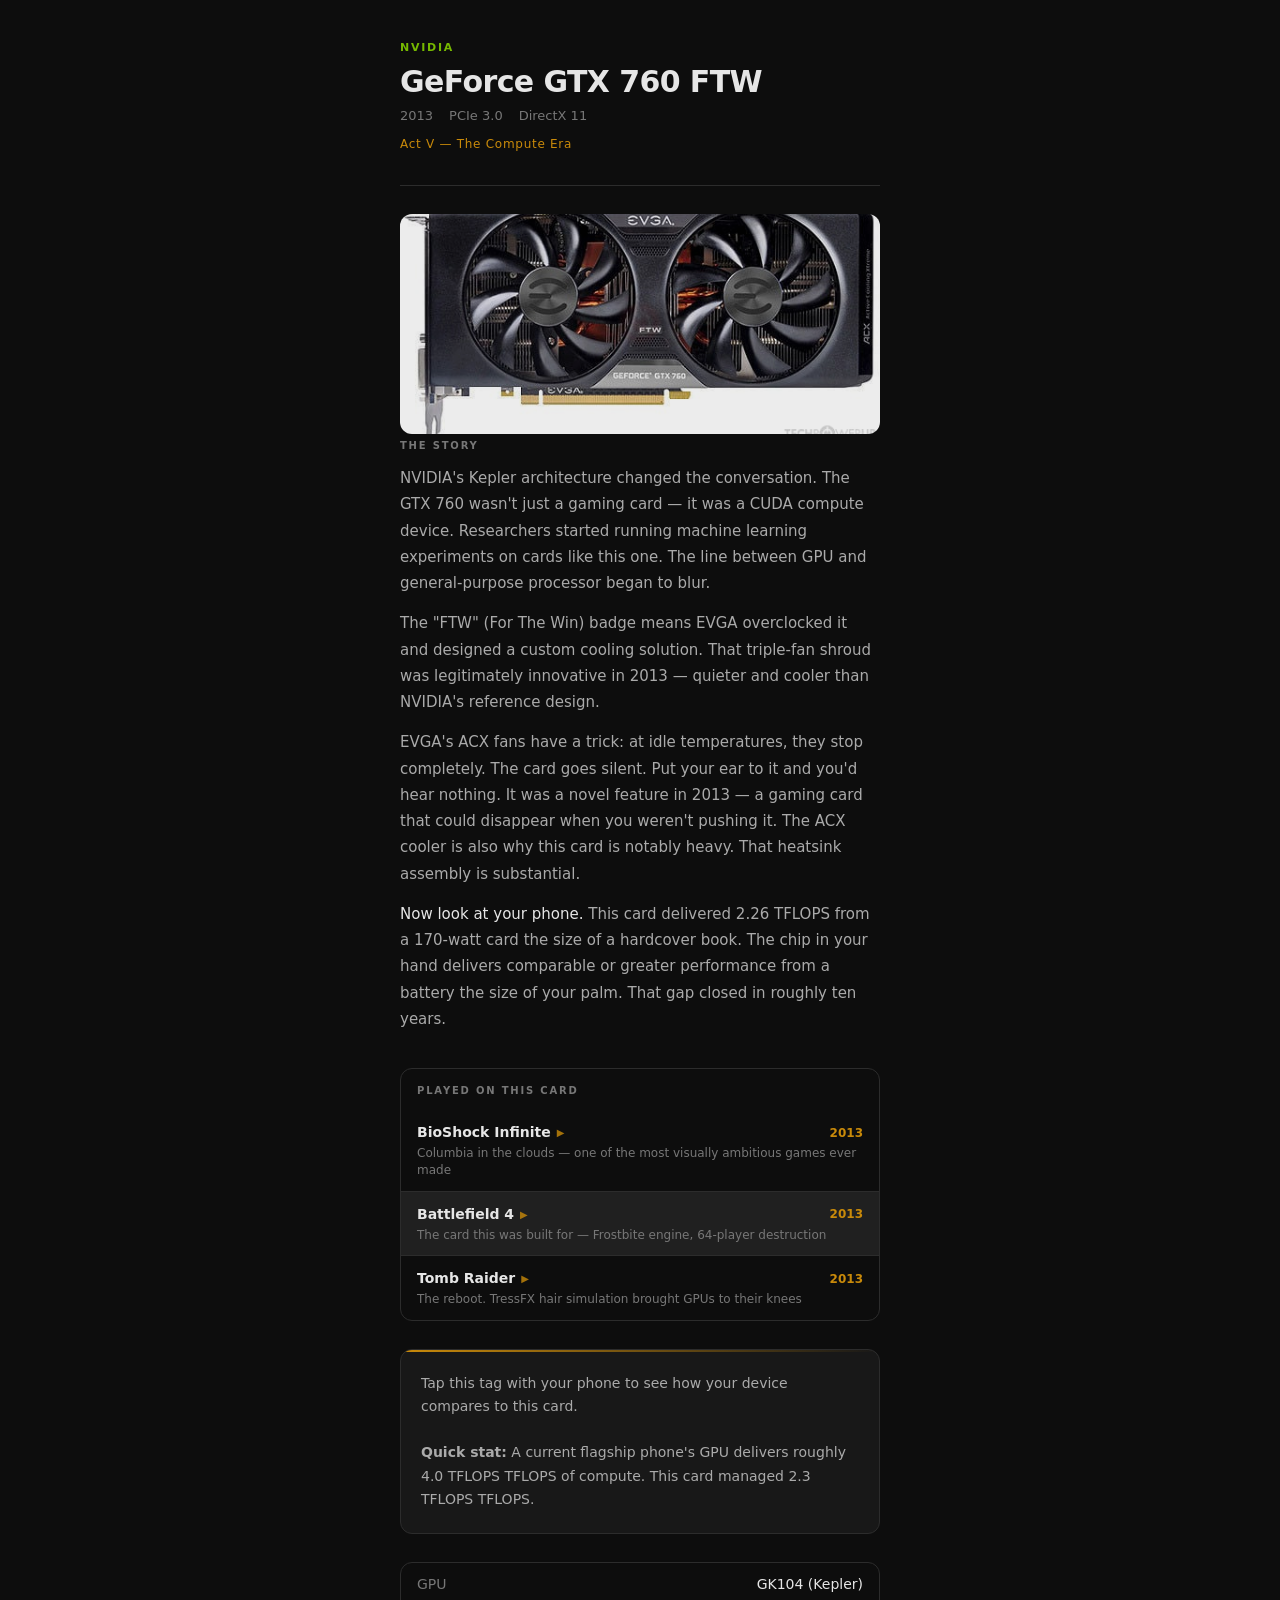
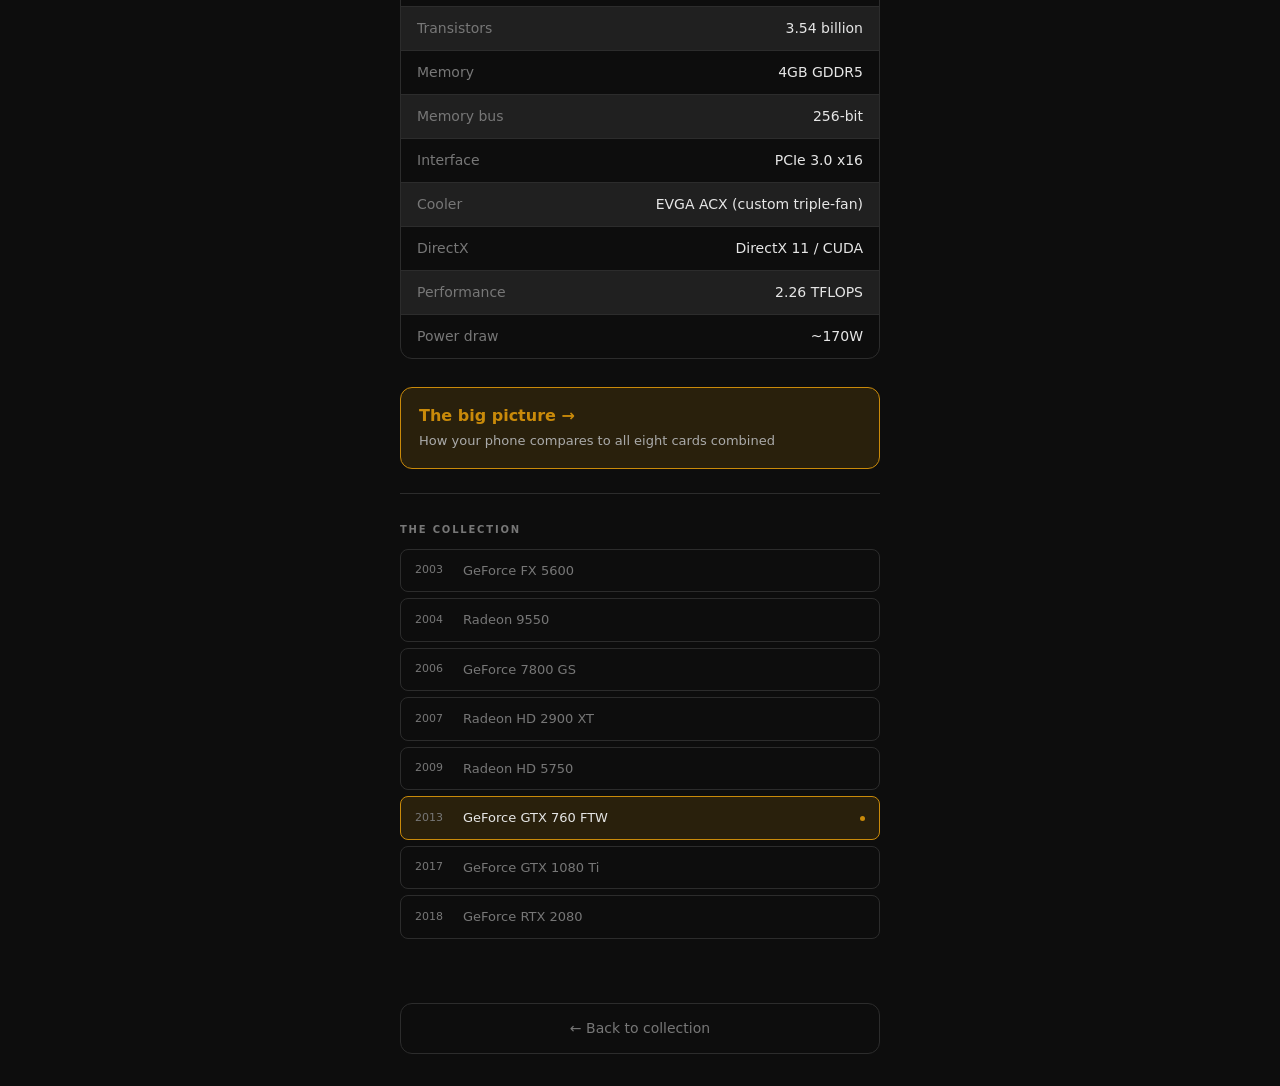
<file: gtx760.html>
<!DOCTYPE html>
<html lang="en">
<head>
  <meta charset="UTF-8">
  <meta name="viewport" content="width=device-width, initial-scale=1.0">
  <title>GeForce GTX 760 FTW — Artifact</title>
  <link rel="stylesheet" href="css/style.css">
</head>
<body>
<div class="page">

  <header class="card-header">
    <div class="card-maker nvidia">NVIDIA</div>
    <div class="card-name">GeForce GTX 760 FTW</div>
    <div class="card-meta">
      <span>2013</span>
      <span>PCIe 3.0</span>
      <span>DirectX 11</span>
    </div>
    <div class="card-era">Act V — The Compute Era</div>
  </header>

  <div class="card-photo"><img src="images/gtx760.jpg" alt="gtx760"></div>

  

  

  <section class="story">
    <div class="section-label">The story</div>
    <div class="story-text" id="story-text"></div>
  </section>

  <section class="games"><div class="section-label" style="padding:14px 16px 0">Played on this card</div>
    <div id="games-list"></div>
  </section>

  <section class="comparison">
    <div id="comparison-content">
      <div class="comparison-loading">Detecting your device…</div>
    </div>
  </section>

  <section class="specs">
    <div id="specs-rows"></div>
  </section>

  <div style="margin-bottom:24px"><a href="conclusion.html" style="display:flex;align-items:center;justify-content:space-between;padding:16px 18px;background:var(--accent-dim);border:1px solid var(--accent);border-radius:12px;text-decoration:none;color:var(--text)"><span><strong style="color:var(--accent)">The big picture →</strong><br><span style="font-size:13px;color:var(--text-mid)">How your phone compares to all eight cards combined</span></span></a></div>
  <nav class="collection">
    <div class="section-label">The collection</div>
    <div class="collection-grid">
      <a class="collection-item" href="fx5600.html">
        <span class="collection-year">2003</span>
        <span class="collection-name">GeForce FX 5600</span>
        <span class="collection-dot"></span>
      </a>
      <a class="collection-item" href="radeon9550.html">
        <span class="collection-year">2004</span>
        <span class="collection-name">Radeon 9550</span>
        <span class="collection-dot"></span>
      </a>
      <a class="collection-item" href="7800gs.html">
        <span class="collection-year">2006</span>
        <span class="collection-name">GeForce 7800 GS</span>
        <span class="collection-dot"></span>
      </a>
      <a class="collection-item" href="hd2900xt.html">
        <span class="collection-year">2007</span>
        <span class="collection-name">Radeon HD 2900 XT</span>
        <span class="collection-dot"></span>
      </a>
      <a class="collection-item" href="hd5750.html">
        <span class="collection-year">2009</span>
        <span class="collection-name">Radeon HD 5750</span>
        <span class="collection-dot"></span>
      </a>
      <a class="collection-item active" href="gtx760.html">
        <span class="collection-year">2013</span>
        <span class="collection-name">GeForce GTX 760 FTW</span>
        <span class="collection-dot"></span>
      </a>
      <a class="collection-item" href="gtx1080ti.html">
        <span class="collection-year">2017</span>
        <span class="collection-name">GeForce GTX 1080 Ti</span>
        <span class="collection-dot"></span>
      </a>
      <a class="collection-item" href="rtx2080.html">
        <span class="collection-year">2018</span>
        <span class="collection-name">GeForce RTX 2080</span>
        <span class="collection-dot"></span>
      </a>
    </div>
  </nav>

</div>

<script src="js/device.js"></script>
<script>
window.CARD_DATA = {
  name: 'GeForce GTX 760 FTW',
  tflops: 2.26,
  powerWatts: 170,
  specs: [
    { label: 'GPU',          value: 'GK104 (Kepler)' },
    { label: 'Transistors',  value: '3.54 billion' },
    { label: 'Memory',       value: '4GB GDDR5' },
    { label: 'Memory bus',   value: '256-bit' },
    { label: 'Interface',    value: 'PCIe 3.0 x16' },
    { label: 'Cooler',       value: 'EVGA ACX (custom triple-fan)' },
    { label: 'DirectX',      value: 'DirectX 11 / CUDA' },
    { label: 'Performance',  value: '2.26 TFLOPS' },
    { label: 'Power draw',   value: '~170W' },
  ],
  games: [
    { name: 'BioShock Infinite', year: 2013, note: 'Columbia in the clouds — one of the most visually ambitious games ever made', trailer: 'https://www.youtube.com/results?search_query=BioShock%20Infinite%20official%20trailer%202013' },
    { name: 'Battlefield 4', year: 2013, note: 'The card this was built for — Frostbite engine, 64-player destruction', trailer: 'https://www.youtube.com/results?search_query=Battlefield%204%20official%20trailer%202013' },
    { name: 'Tomb Raider', year: 2013, note: 'The reboot. TressFX hair simulation brought GPUs to their knees', trailer: 'https://www.youtube.com/results?search_query=Tomb%20Raider%202013%20official%20trailer%20reboot' }
  ],
  story: [
    'NVIDIA\'s Kepler architecture changed the conversation. The GTX 760 wasn\'t just a gaming card — it was a CUDA compute device. Researchers started running machine learning experiments on cards like this one. The line between GPU and general-purpose processor began to blur.',
    'The "FTW" (For The Win) badge means EVGA overclocked it and designed a custom cooling solution. That triple-fan shroud was legitimately innovative in 2013 — quieter and cooler than NVIDIA\'s reference design.',
    'EVGA\'s ACX fans have a trick: at idle temperatures, they stop completely. The card goes silent. Put your ear to it and you\'d hear nothing. It was a novel feature in 2013 — a gaming card that could disappear when you weren\'t pushing it. The ACX cooler is also why this card is notably heavy. That heatsink assembly is substantial.',
    '<em>Now look at your phone.</em> This card delivered 2.26 TFLOPS from a 170-watt card the size of a hardcover book. The chip in your hand delivers comparable or greater performance from a battery the size of your palm. That gap closed in roughly ten years.'
  ]
};
</script>
<script src="js/card.js"></script>
  <div style="max-width:520px;margin:0 auto;padding:0 20px 32px"><a href="index.html" style="display:block;text-align:center;padding:14px;border:1px solid var(--border);border-radius:12px;text-decoration:none;color:var(--text-dim);font-size:14px">← Back to collection</a></div>
</body>
</html>
</file>
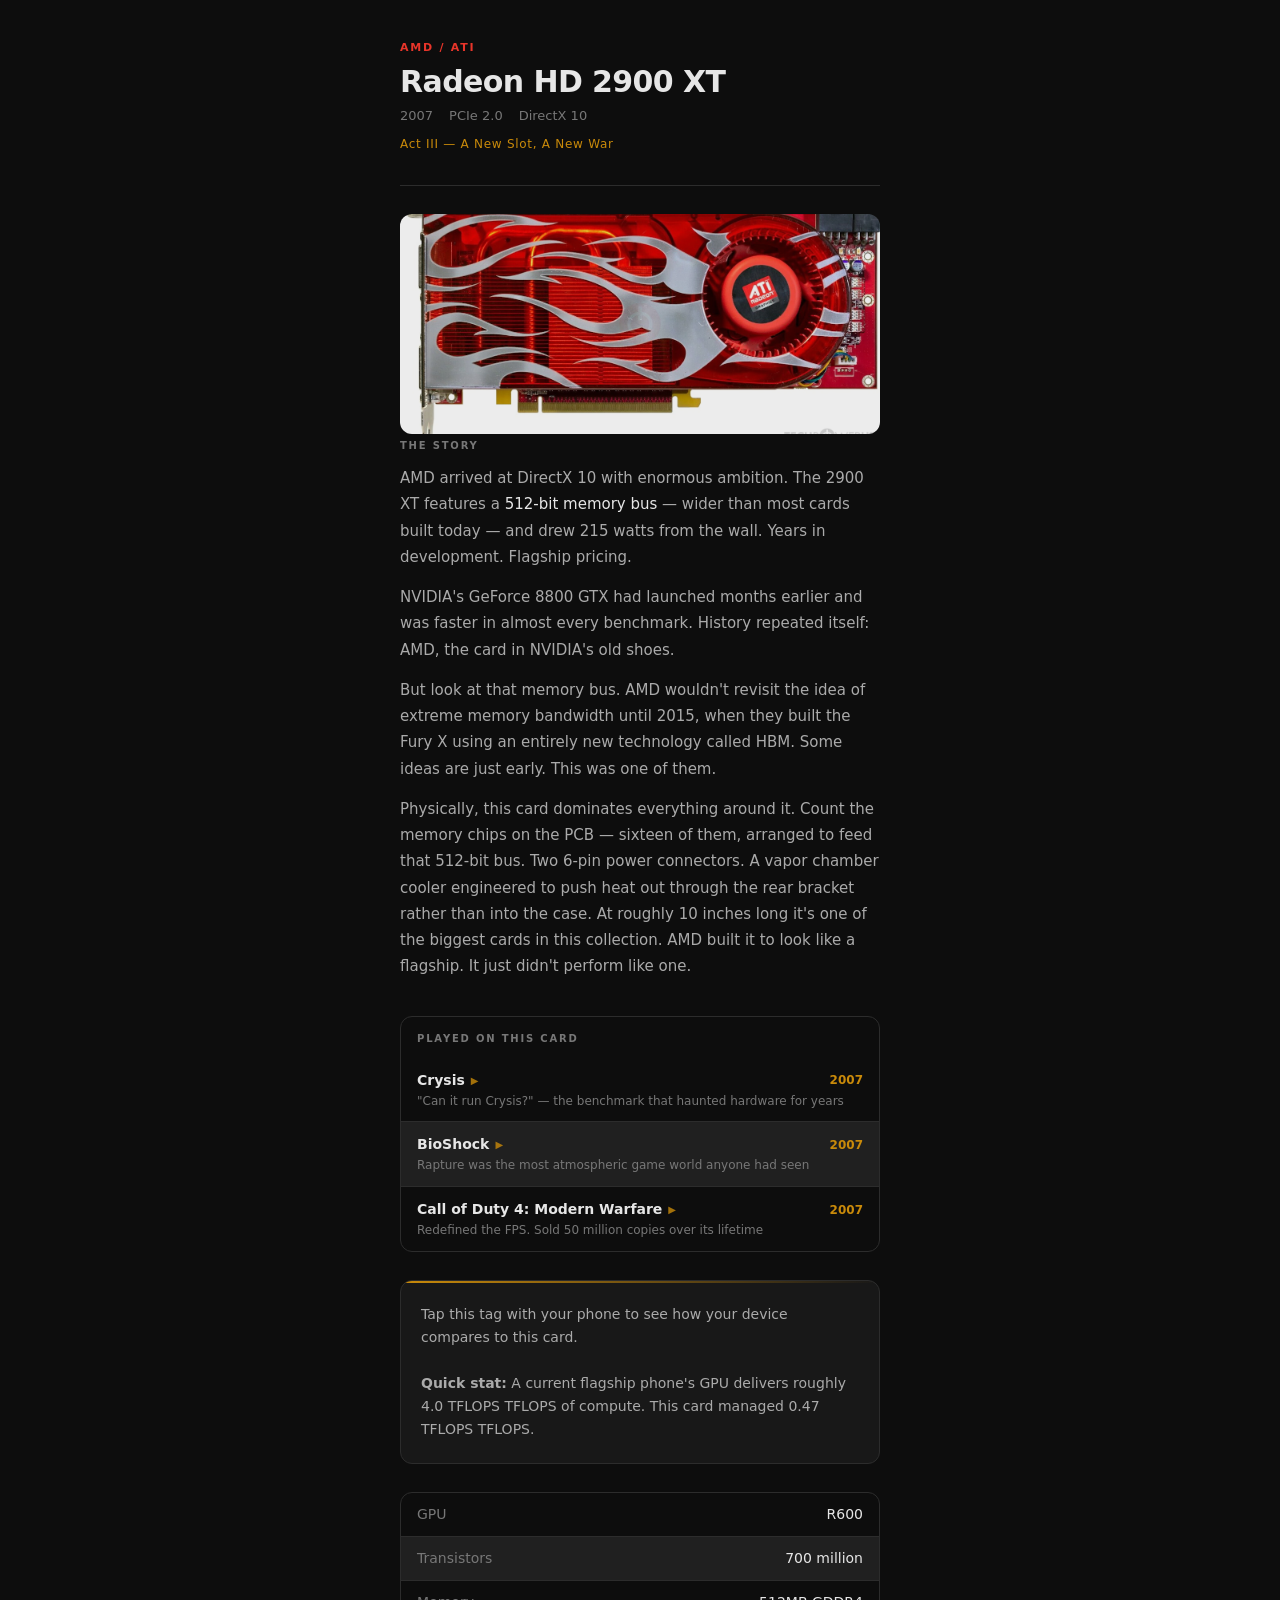
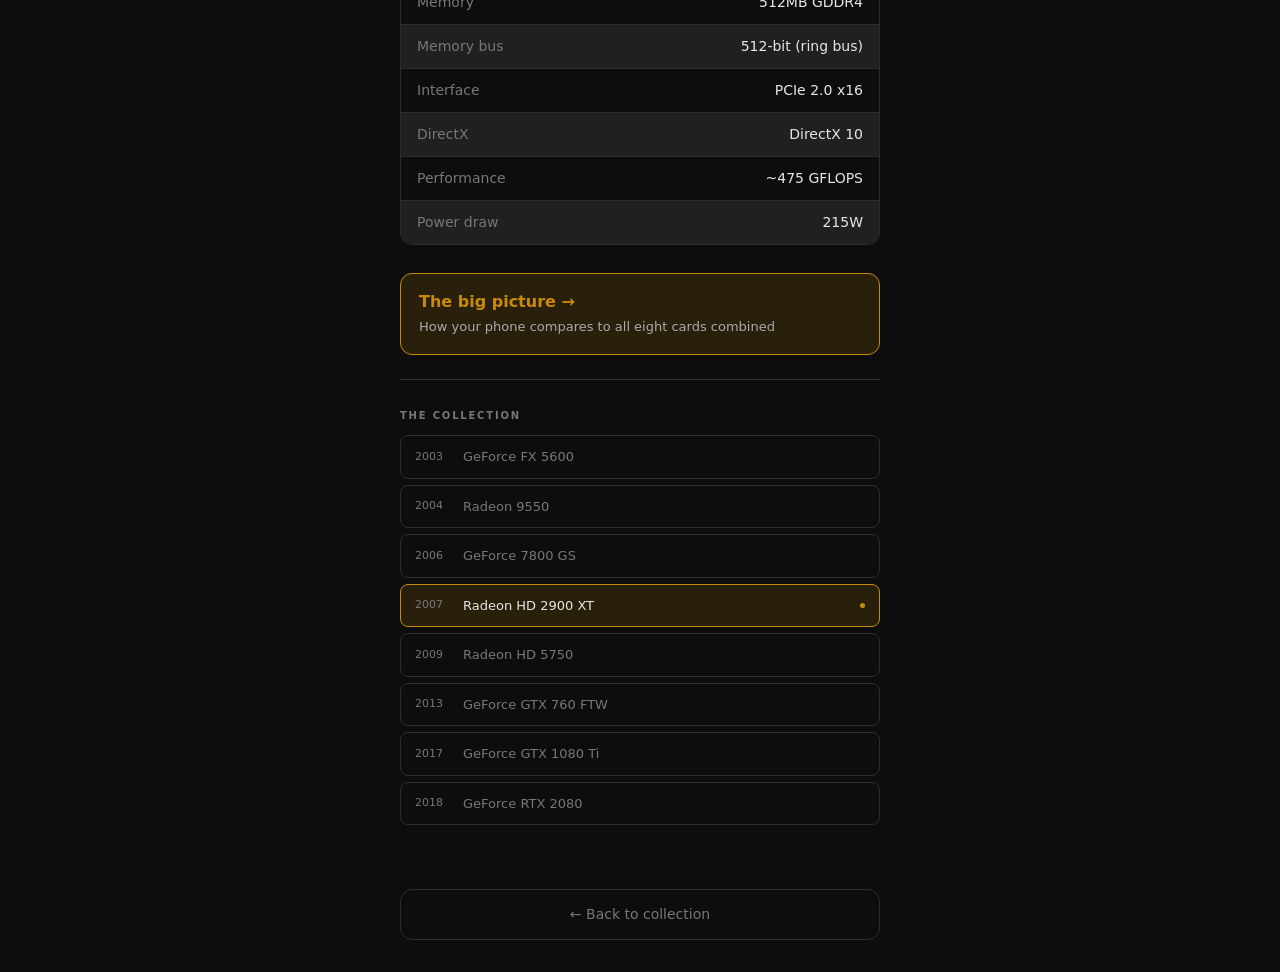
<file: hd2900xt.html>
<!DOCTYPE html>
<html lang="en">
<head>
  <meta charset="UTF-8">
  <meta name="viewport" content="width=device-width, initial-scale=1.0">
  <title>Radeon HD 2900 XT — Artifact</title>
  <link rel="stylesheet" href="css/style.css">
</head>
<body>
<div class="page">

  <header class="card-header">
    <div class="card-maker ati">AMD / ATI</div>
    <div class="card-name">Radeon HD 2900 XT</div>
    <div class="card-meta">
      <span>2007</span>
      <span>PCIe 2.0</span>
      <span>DirectX 10</span>
    </div>
    <div class="card-era">Act III — A New Slot, A New War</div>
  </header>

  <div class="card-photo"><img src="images/hd2900xt.jpg" alt="hd2900xt"></div>

  

  

  <section class="story">
    <div class="section-label">The story</div>
    <div class="story-text" id="story-text"></div>
  </section>

  <section class="games"><div class="section-label" style="padding:14px 16px 0">Played on this card</div>
    <div id="games-list"></div>
  </section>

  <section class="comparison">
    <div id="comparison-content">
      <div class="comparison-loading">Detecting your device…</div>
    </div>
  </section>

  <section class="specs">
    <div id="specs-rows"></div>
  </section>

  <div style="margin-bottom:24px"><a href="conclusion.html" style="display:flex;align-items:center;justify-content:space-between;padding:16px 18px;background:var(--accent-dim);border:1px solid var(--accent);border-radius:12px;text-decoration:none;color:var(--text)"><span><strong style="color:var(--accent)">The big picture →</strong><br><span style="font-size:13px;color:var(--text-mid)">How your phone compares to all eight cards combined</span></span></a></div>
  <nav class="collection">
    <div class="section-label">The collection</div>
    <div class="collection-grid">
      <a class="collection-item" href="fx5600.html">
        <span class="collection-year">2003</span>
        <span class="collection-name">GeForce FX 5600</span>
        <span class="collection-dot"></span>
      </a>
      <a class="collection-item" href="radeon9550.html">
        <span class="collection-year">2004</span>
        <span class="collection-name">Radeon 9550</span>
        <span class="collection-dot"></span>
      </a>
      <a class="collection-item" href="7800gs.html">
        <span class="collection-year">2006</span>
        <span class="collection-name">GeForce 7800 GS</span>
        <span class="collection-dot"></span>
      </a>
      <a class="collection-item active" href="hd2900xt.html">
        <span class="collection-year">2007</span>
        <span class="collection-name">Radeon HD 2900 XT</span>
        <span class="collection-dot"></span>
      </a>
      <a class="collection-item" href="hd5750.html">
        <span class="collection-year">2009</span>
        <span class="collection-name">Radeon HD 5750</span>
        <span class="collection-dot"></span>
      </a>
      <a class="collection-item" href="gtx760.html">
        <span class="collection-year">2013</span>
        <span class="collection-name">GeForce GTX 760 FTW</span>
        <span class="collection-dot"></span>
      </a>
      <a class="collection-item" href="gtx1080ti.html">
        <span class="collection-year">2017</span>
        <span class="collection-name">GeForce GTX 1080 Ti</span>
        <span class="collection-dot"></span>
      </a>
      <a class="collection-item" href="rtx2080.html">
        <span class="collection-year">2018</span>
        <span class="collection-name">GeForce RTX 2080</span>
        <span class="collection-dot"></span>
      </a>
    </div>
  </nav>

</div>

<script src="js/device.js"></script>
<script>
window.CARD_DATA = {
  name: 'Radeon HD 2900 XT',
  tflops: 0.475,
  powerWatts: 215,
  specs: [
    { label: 'GPU',          value: 'R600' },
    { label: 'Transistors',  value: '700 million' },
    { label: 'Memory',       value: '512MB GDDR4' },
    { label: 'Memory bus',   value: '512-bit (ring bus)' },
    { label: 'Interface',    value: 'PCIe 2.0 x16' },
    { label: 'DirectX',      value: 'DirectX 10' },
    { label: 'Performance',  value: '~475 GFLOPS' },
    { label: 'Power draw',   value: '215W' },
  ],
  games: [
    { name: 'Crysis', year: 2007, note: '"Can it run Crysis?" — the benchmark that haunted hardware for years', trailer: 'https://www.youtube.com/results?search_query=Crysis%202007%20official%20trailer' },
    { name: 'BioShock', year: 2007, note: 'Rapture was the most atmospheric game world anyone had seen', trailer: 'https://www.youtube.com/results?search_query=BioShock%202007%20official%20trailer' },
    { name: 'Call of Duty 4: Modern Warfare', year: 2007, note: 'Redefined the FPS. Sold 50 million copies over its lifetime', trailer: 'https://www.youtube.com/results?search_query=Call%20of%20Duty%204%20Modern%20Warfare%202007%20official%20trailer' }
  ],
  story: [
    'AMD arrived at DirectX 10 with enormous ambition. The 2900 XT features a <em>512-bit memory bus</em> — wider than most cards built today — and drew 215 watts from the wall. Years in development. Flagship pricing.',
    'NVIDIA\'s GeForce 8800 GTX had launched months earlier and was faster in almost every benchmark. History repeated itself: AMD, the card in NVIDIA\'s old shoes.',
    'But look at that memory bus. AMD wouldn\'t revisit the idea of extreme memory bandwidth until 2015, when they built the Fury X using an entirely new technology called HBM. Some ideas are just early. This was one of them.',
    'Physically, this card dominates everything around it. Count the memory chips on the PCB — sixteen of them, arranged to feed that 512-bit bus. Two 6-pin power connectors. A vapor chamber cooler engineered to push heat out through the rear bracket rather than into the case. At roughly 10 inches long it\'s one of the biggest cards in this collection. AMD built it to look like a flagship. It just didn\'t perform like one.'
  ]
};
</script>
<script src="js/card.js"></script>
  <div style="max-width:520px;margin:0 auto;padding:0 20px 32px"><a href="index.html" style="display:block;text-align:center;padding:14px;border:1px solid var(--border);border-radius:12px;text-decoration:none;color:var(--text-dim);font-size:14px">← Back to collection</a></div>
</body>
</html>
</file>
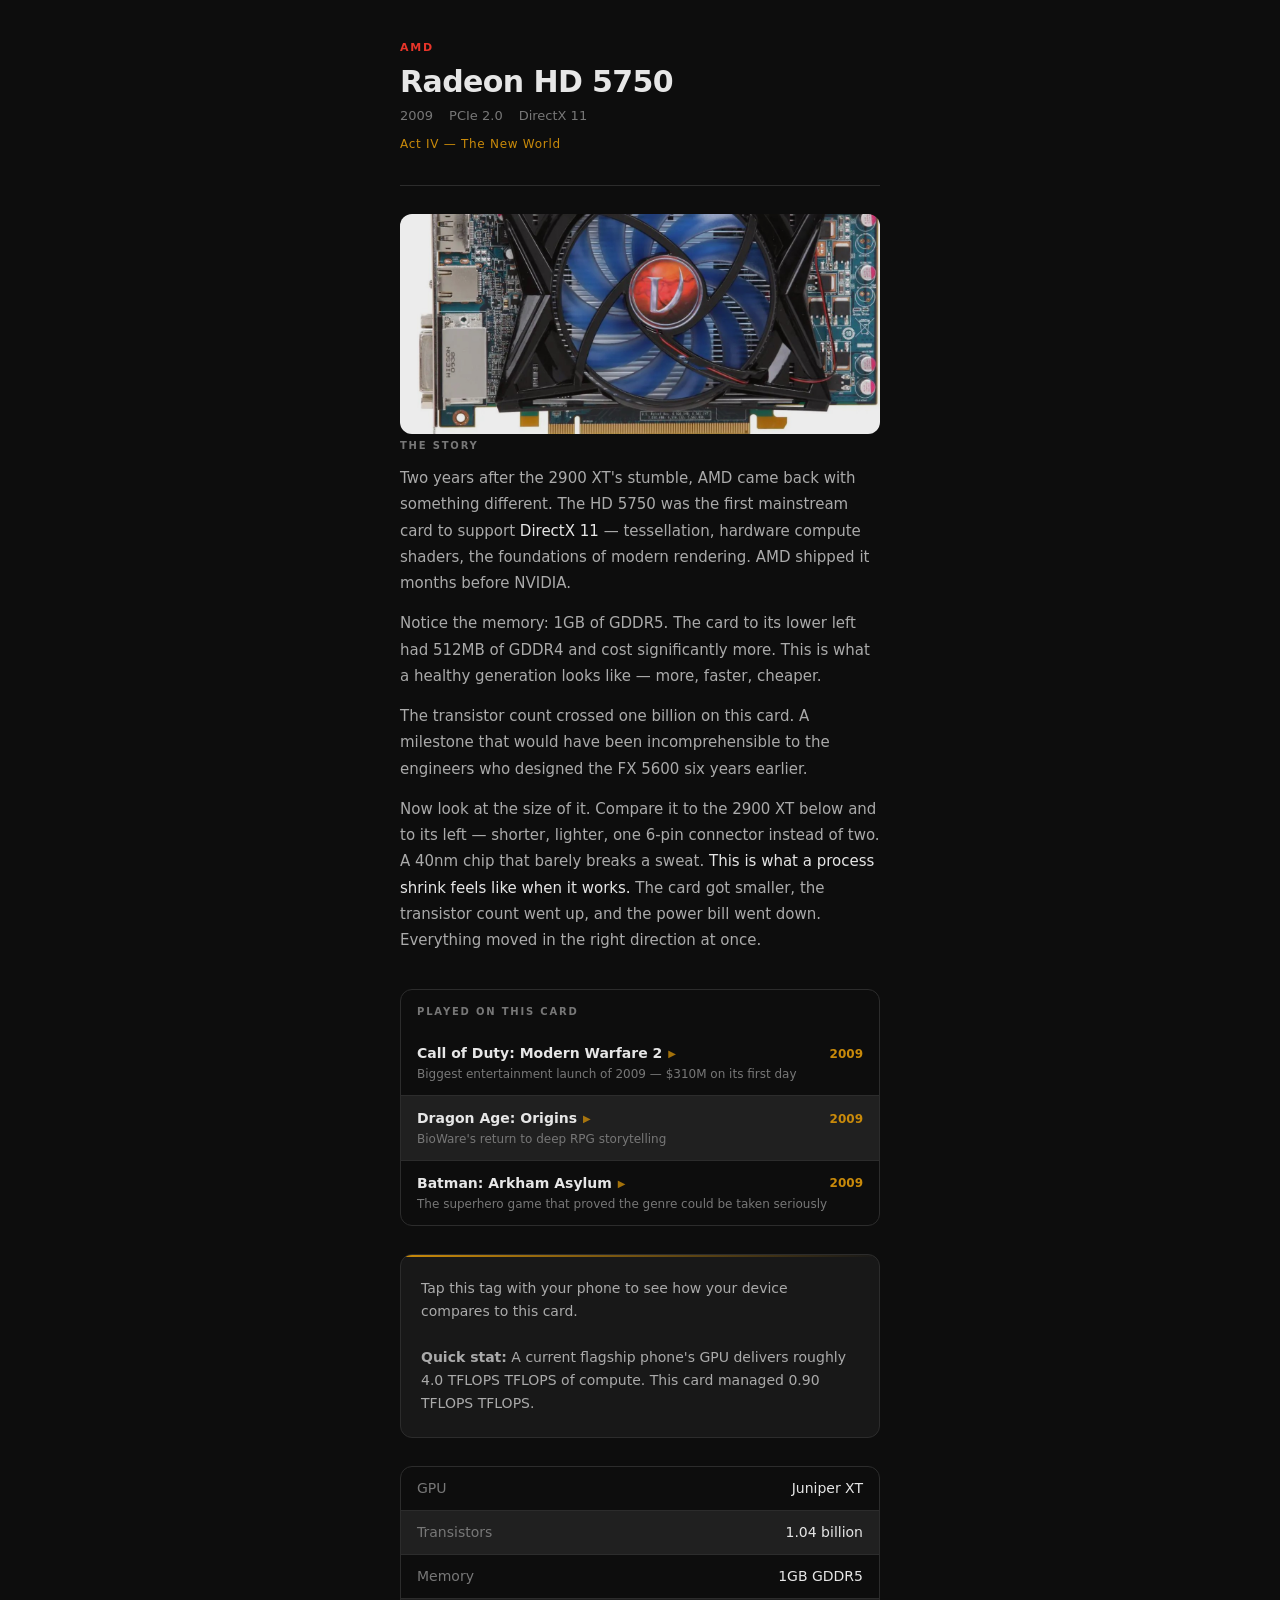
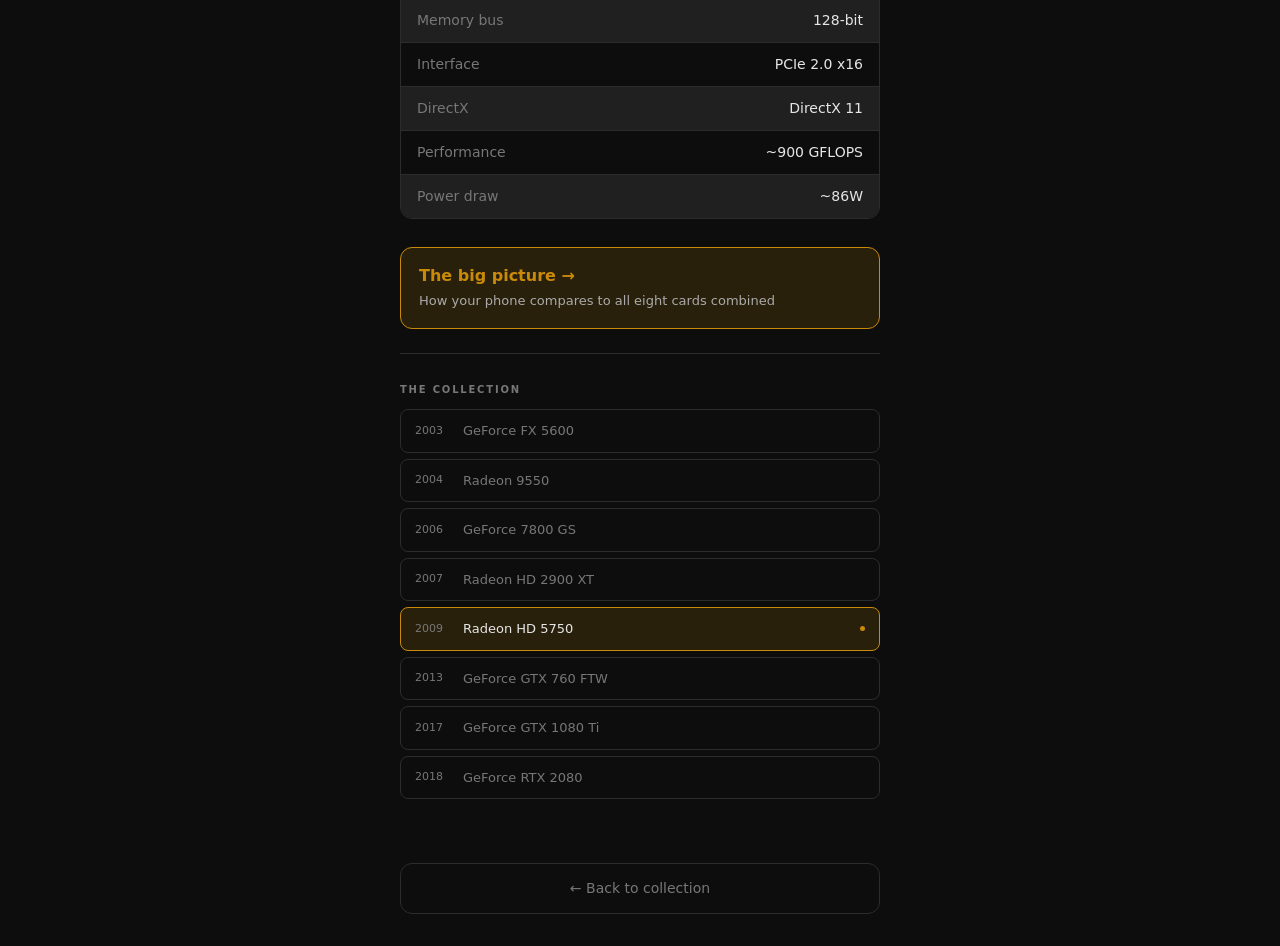
<file: hd5750.html>
<!DOCTYPE html>
<html lang="en">
<head>
  <meta charset="UTF-8">
  <meta name="viewport" content="width=device-width, initial-scale=1.0">
  <title>Radeon HD 5750 — Artifact</title>
  <link rel="stylesheet" href="css/style.css">
</head>
<body>
<div class="page">

  <header class="card-header">
    <div class="card-maker ati">AMD</div>
    <div class="card-name">Radeon HD 5750</div>
    <div class="card-meta">
      <span>2009</span>
      <span>PCIe 2.0</span>
      <span>DirectX 11</span>
    </div>
    <div class="card-era">Act IV — The New World</div>
  </header>

  <div class="card-photo"><img src="images/hd5750.jpg" alt="hd5750"></div>

  

  

  <section class="story">
    <div class="section-label">The story</div>
    <div class="story-text" id="story-text"></div>
  </section>

  <section class="games"><div class="section-label" style="padding:14px 16px 0">Played on this card</div>
    <div id="games-list"></div>
  </section>

  <section class="comparison">
    <div id="comparison-content">
      <div class="comparison-loading">Detecting your device…</div>
    </div>
  </section>

  <section class="specs">
    <div id="specs-rows"></div>
  </section>

  <div style="margin-bottom:24px"><a href="conclusion.html" style="display:flex;align-items:center;justify-content:space-between;padding:16px 18px;background:var(--accent-dim);border:1px solid var(--accent);border-radius:12px;text-decoration:none;color:var(--text)"><span><strong style="color:var(--accent)">The big picture →</strong><br><span style="font-size:13px;color:var(--text-mid)">How your phone compares to all eight cards combined</span></span></a></div>
  <nav class="collection">
    <div class="section-label">The collection</div>
    <div class="collection-grid">
      <a class="collection-item" href="fx5600.html">
        <span class="collection-year">2003</span>
        <span class="collection-name">GeForce FX 5600</span>
        <span class="collection-dot"></span>
      </a>
      <a class="collection-item" href="radeon9550.html">
        <span class="collection-year">2004</span>
        <span class="collection-name">Radeon 9550</span>
        <span class="collection-dot"></span>
      </a>
      <a class="collection-item" href="7800gs.html">
        <span class="collection-year">2006</span>
        <span class="collection-name">GeForce 7800 GS</span>
        <span class="collection-dot"></span>
      </a>
      <a class="collection-item" href="hd2900xt.html">
        <span class="collection-year">2007</span>
        <span class="collection-name">Radeon HD 2900 XT</span>
        <span class="collection-dot"></span>
      </a>
      <a class="collection-item active" href="hd5750.html">
        <span class="collection-year">2009</span>
        <span class="collection-name">Radeon HD 5750</span>
        <span class="collection-dot"></span>
      </a>
      <a class="collection-item" href="gtx760.html">
        <span class="collection-year">2013</span>
        <span class="collection-name">GeForce GTX 760 FTW</span>
        <span class="collection-dot"></span>
      </a>
      <a class="collection-item" href="gtx1080ti.html">
        <span class="collection-year">2017</span>
        <span class="collection-name">GeForce GTX 1080 Ti</span>
        <span class="collection-dot"></span>
      </a>
      <a class="collection-item" href="rtx2080.html">
        <span class="collection-year">2018</span>
        <span class="collection-name">GeForce RTX 2080</span>
        <span class="collection-dot"></span>
      </a>
    </div>
  </nav>

</div>

<script src="js/device.js"></script>
<script>
window.CARD_DATA = {
  name: 'Radeon HD 5750',
  tflops: 0.9,
  powerWatts: 86,
  specs: [
    { label: 'GPU',          value: 'Juniper XT' },
    { label: 'Transistors',  value: '1.04 billion' },
    { label: 'Memory',       value: '1GB GDDR5' },
    { label: 'Memory bus',   value: '128-bit' },
    { label: 'Interface',    value: 'PCIe 2.0 x16' },
    { label: 'DirectX',      value: 'DirectX 11' },
    { label: 'Performance',  value: '~900 GFLOPS' },
    { label: 'Power draw',   value: '~86W' },
  ],
  games: [
    { name: 'Call of Duty: Modern Warfare 2', year: 2009, note: 'Biggest entertainment launch of 2009 — $310M on its first day', trailer: 'https://www.youtube.com/results?search_query=Modern%20Warfare%202%20official%20trailer%202009' },
    { name: 'Dragon Age: Origins', year: 2009, note: 'BioWare\'s return to deep RPG storytelling', trailer: 'https://www.youtube.com/results?search_query=Dragon%20Age%20Origins%20Sacred%20Ashes%20trailer' },
    { name: 'Batman: Arkham Asylum', year: 2009, note: 'The superhero game that proved the genre could be taken seriously', trailer: 'https://www.youtube.com/results?search_query=Batman%20Arkham%20Asylum%202009%20official%20trailer' }
  ],
  story: [
    'Two years after the 2900 XT\'s stumble, AMD came back with something different. The HD 5750 was the first mainstream card to support <em>DirectX 11</em> — tessellation, hardware compute shaders, the foundations of modern rendering. AMD shipped it months before NVIDIA.',
    'Notice the memory: 1GB of GDDR5. The card to its lower left had 512MB of GDDR4 and cost significantly more. This is what a healthy generation looks like — more, faster, cheaper.',
    'The transistor count crossed one billion on this card. A milestone that would have been incomprehensible to the engineers who designed the FX 5600 six years earlier.',
    'Now look at the size of it. Compare it to the 2900 XT below and to its left — shorter, lighter, one 6-pin connector instead of two. A 40nm chip that barely breaks a sweat. <em>This is what a process shrink feels like when it works.</em> The card got smaller, the transistor count went up, and the power bill went down. Everything moved in the right direction at once.'
  ]
};
</script>
<script src="js/card.js"></script>
  <div style="max-width:520px;margin:0 auto;padding:0 20px 32px"><a href="index.html" style="display:block;text-align:center;padding:14px;border:1px solid var(--border);border-radius:12px;text-decoration:none;color:var(--text-dim);font-size:14px">← Back to collection</a></div>
</body>
</html>
</file>
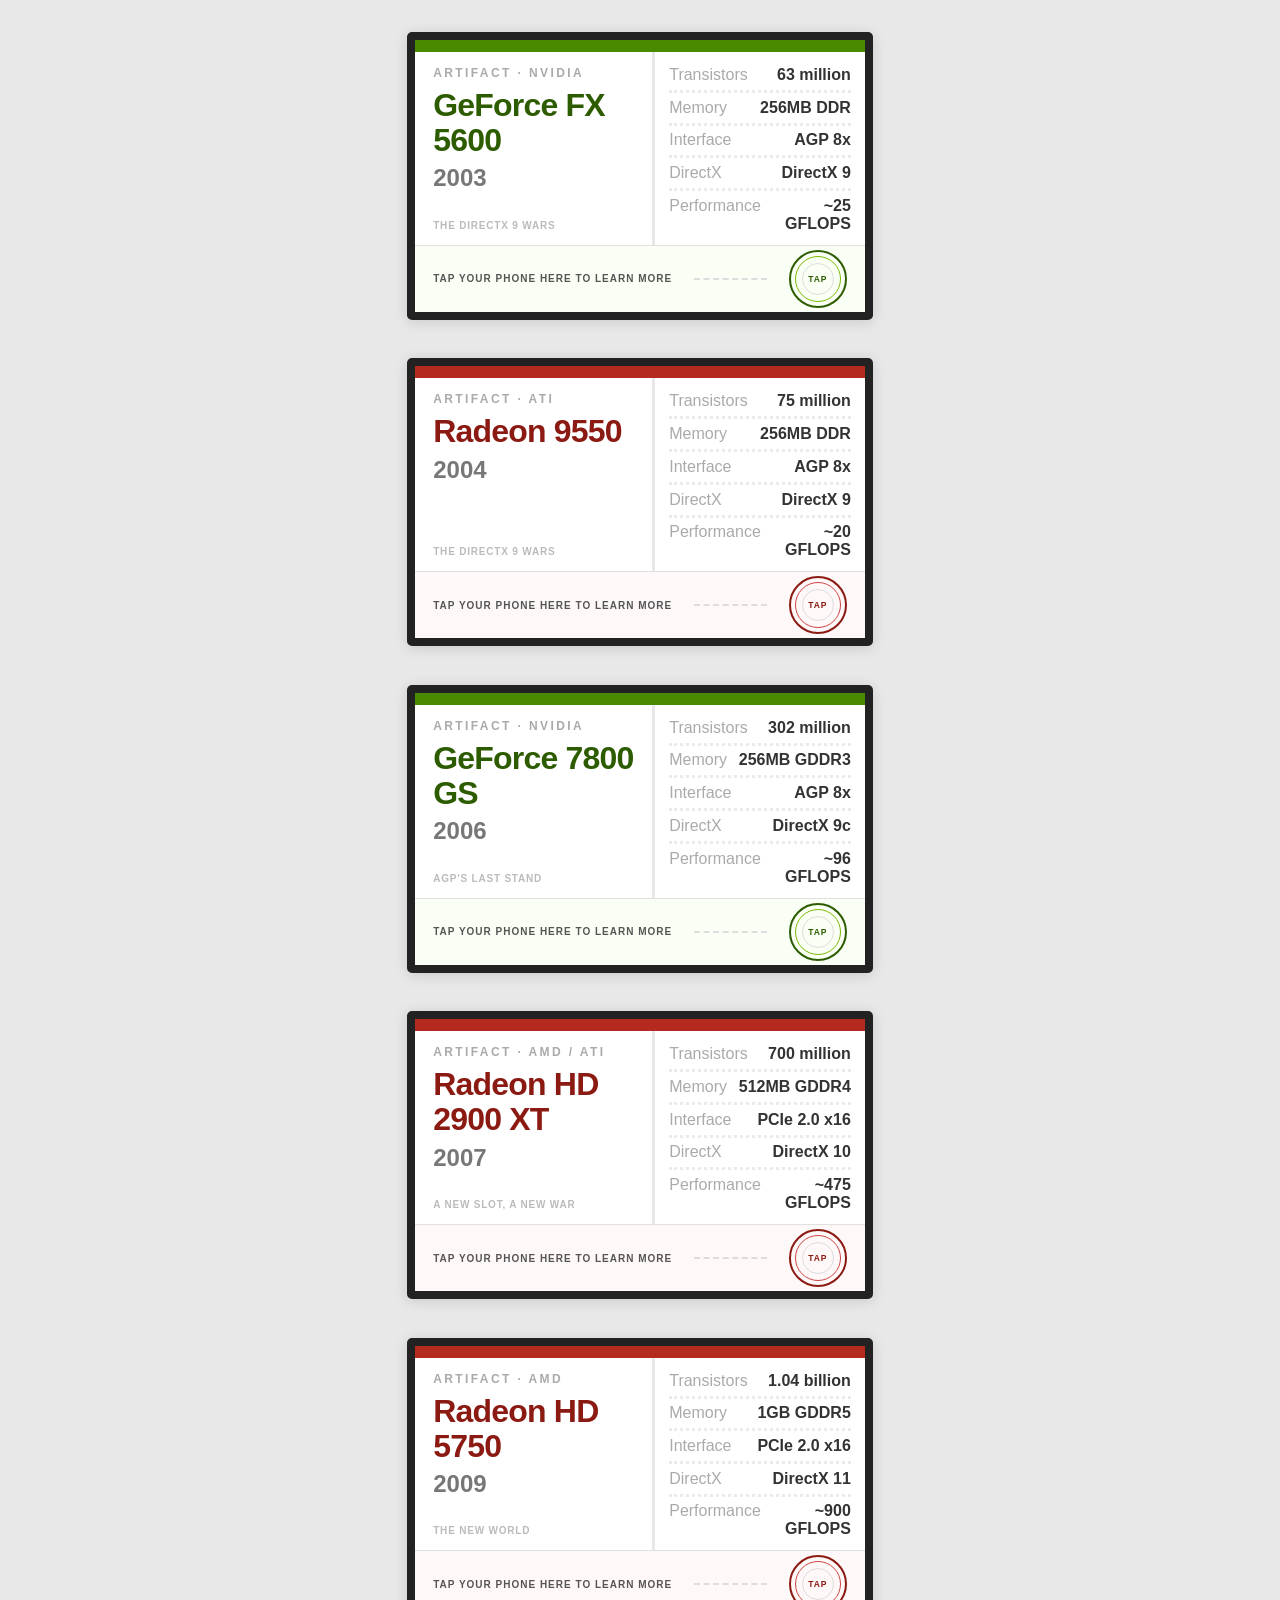
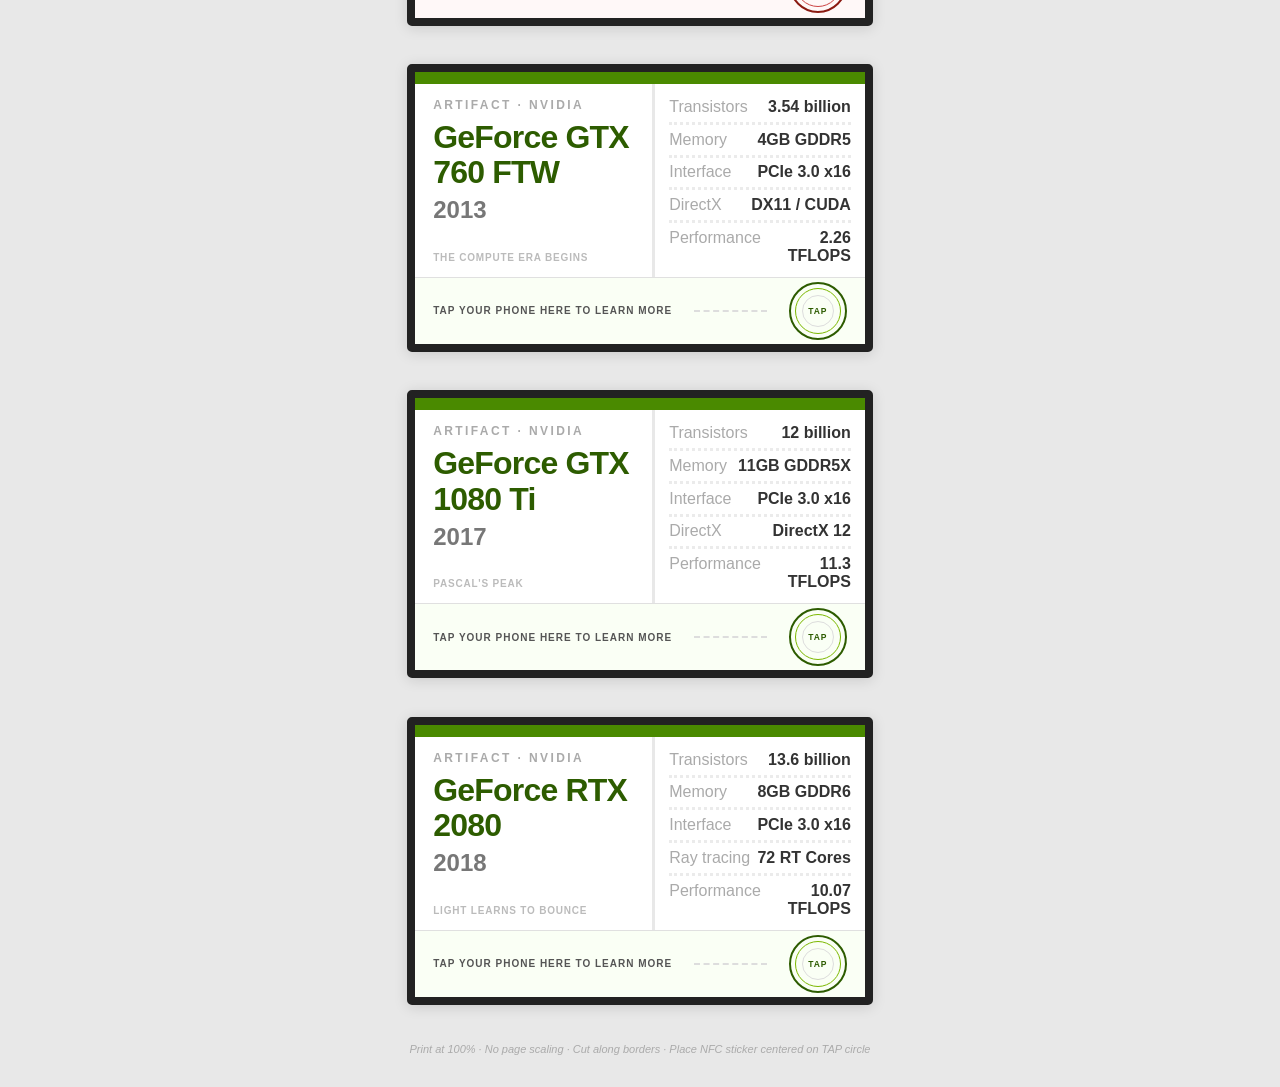
<file: labels.html>
<!DOCTYPE html>
<html lang="en">
<head>
 <meta charset="UTF-8">
 <title>Artifact — Print Labels</title>
 <style>
 @page {
 size: 8.5in 11in;
 margin: 0.5in;
 }

 * { box-sizing: border-box; margin: 0; padding: 0; }

 body {
 font-family: -apple-system, 'Helvetica Neue', Arial, sans-serif;
 background: #fff;
 }

 /* Two labels per page, stacked */
 .page {
 display: flex;
 flex-direction: column;
 align-items: center;
 gap: 0.4in;
 margin-bottom: 0.4in;
 page-break-after: always;
 }
 .page:last-of-type {
 page-break-after: avoid;
 }

 /* ── Label: 5" wide × 3" tall ───────────────────────── */
 .label {
 width: 4.85in;
 height: 3in;
 border: 8px solid #222;
 border-radius: 5px;
 display: flex;
 flex-direction: column;
 overflow: hidden;
 page-break-inside: avoid;
 }

 /* Top color bar */
 .label-bar {
 height: 12px;
 flex-shrink: 0;
 }
 .nvidia .label-bar { background: #4a8a00; }
 .ati .label-bar { background: #b52a1e; }

 /* Main content: two columns */
 .label-main {
 flex: 1;
 display: grid;
 grid-template-columns: 2.5in 1fr;
 gap: 0;
 min-height: 0;
 }

 /* ── Left column: identity ───────────────────────────── */
 .label-identity {
 padding: 14px 16px 12px 18px;
 display: flex;
 flex-direction: column;
 border-right: 3px solid #e8e8e8;
 }

 .label-project {
 font-size: 12px;
 font-weight: 700;
 letter-spacing: 0.2em;
 text-transform: uppercase;
 color: #aaa;
 margin-bottom: 8px;
 }

 .label-name {
 font-size: 32px;
 font-weight: 900;
 letter-spacing: -0.025em;
 line-height: 1.1;
 margin-bottom: 6px;
 }
 .nvidia .label-name { color: #2d5c00; }
 .ati .label-name { color: #8b1a12; }

 .label-year {
 font-size: 24px;
 font-weight: 600;
 color: #777;
 margin-bottom: 10px;
 }

 .label-era {
 font-size: 10px;
 font-weight: 600;
 letter-spacing: 0.08em;
 text-transform: uppercase;
 color: #bbb;
 line-height: 1.4;
 margin-top: auto;
 }

 /* ── Right column: specs ─────────────────────────────── */
 .label-specs {
 padding: 14px 14px 12px 14px;
 display: flex;
 flex-direction: column;
 gap: 0;
 justify-content: space-between;
 }

 .spec-row {
 display: flex;
 justify-content: space-between;
 align-items: baseline;
 font-size: 16px;
 padding-bottom: 6px;
 border-bottom: 3px dotted #ebebeb;
 }
 .spec-row:last-child { border-bottom: none; padding-bottom: 0; }

 .spec-label { color: #aaa; font-weight: 500; }
 .spec-value { font-weight: 700; color: #333; text-align: right; }

 /* ── Bottom tap strip ────────────────────────────────── */
 .label-tap {
 height: 0.7in;
 flex-shrink: 0;
 border-top: 1px solid #e0e0e0;
 display: flex;
 align-items: center;
 justify-content: space-between;
 padding: 0 18px 0 18px;
 gap: 14px;
 }

 .tap-text {
 font-size: 10px;
 font-weight: 600;
 letter-spacing: 0.1em;
 text-transform: uppercase;
 color: #555;
 }

 /* Dotted line connecting text to circle */
 .tap-line {
 flex: 1;
 border-bottom: 2px dashed #ddd;
 margin: 0 8px;
 }

 /* Large NFC circle */
 .tap-circle {
 width: 58px;
 height: 58px;
 border: 2px solid #222;
 border-radius: 50%;
 flex-shrink: 0;
 display: flex;
 align-items: center;
 justify-content: center;
 position: relative;
 }
 .tap-circle::before {
 content: '';
 position: absolute;
 width: 44px;
 height: 44px;
 border: 1.5px solid #bbb;
 border-radius: 50%;
 }
 .tap-circle::after {
 content: '';
 position: absolute;
 width: 30px;
 height: 30px;
 border: 1px solid #ddd;
 border-radius: 50%;
 }
 .tap-circle-label {
 font-size: 8.5px;
 font-weight: 800;
 letter-spacing: 0.1em;
 text-transform: uppercase;
 z-index: 1;
 }

 .nvidia .label-tap { background: #fafff5; }
 .nvidia .tap-circle { border-color: #2d5c00; }
 .nvidia .tap-circle::before { border-color: #7cb800; }
 .nvidia .tap-circle-label { color: #2d5c00; }

 .ati .label-tap { background: #fff8f8; }
 .ati .tap-circle { border-color: #8b1a12; }
 .ati .tap-circle::before { border-color: #c44; }
 .ati .tap-circle-label { color: #8b1a12; }

 /* Screen preview */
 @media screen {
 body { padding: 32px; background: #e8e8e8; }
 .label { background: #fff; box-shadow: 0 2px 14px rgba(0,0,0,0.13); }
 .print-note {
 text-align: center;
 font-size: 11px;
 color: #aaa;
 margin-top: 20px;
 font-style: italic;
 }
 }

 @media print {
 body { background: white; padding: 0; }
 .print-note { display: none; }
 }
 </style>
</head>
<body>

<!-- Page 1 -->
<div class="page">

 <div class="label nvidia">
 <div class="label-bar"></div>
 <div class="label-main">
 <div class="label-identity">
 <div class="label-project">Artifact · NVIDIA</div>
 <div class="label-name">GeForce FX 5600</div>
 <div class="label-year">2003</div>
 <div class="label-era">The DirectX 9 Wars</div>
 </div>
 <div class="label-specs">
 <div class="spec-row"><span class="spec-label">Transistors</span><span class="spec-value">63 million</span></div>
 <div class="spec-row"><span class="spec-label">Memory</span><span class="spec-value">256MB DDR</span></div>
 <div class="spec-row"><span class="spec-label">Interface</span><span class="spec-value">AGP 8x</span></div>
 <div class="spec-row"><span class="spec-label">DirectX</span><span class="spec-value">DirectX 9</span></div>
 <div class="spec-row"><span class="spec-label">Performance</span><span class="spec-value">~25 GFLOPS</span></div>
 </div>
 </div>
 <div class="label-tap">
 <span class="tap-text">Tap your phone here to learn more</span>
 <div class="tap-line"></div>
 <div class="tap-circle"><span class="tap-circle-label">TAP</span></div>
 </div>
 </div>

 <div class="label ati">
 <div class="label-bar"></div>
 <div class="label-main">
 <div class="label-identity">
 <div class="label-project">Artifact · ATI</div>
 <div class="label-name">Radeon 9550</div>
 <div class="label-year">2004</div>
 <div class="label-era">The DirectX 9 Wars</div>
 </div>
 <div class="label-specs">
 <div class="spec-row"><span class="spec-label">Transistors</span><span class="spec-value">75 million</span></div>
 <div class="spec-row"><span class="spec-label">Memory</span><span class="spec-value">256MB DDR</span></div>
 <div class="spec-row"><span class="spec-label">Interface</span><span class="spec-value">AGP 8x</span></div>
 <div class="spec-row"><span class="spec-label">DirectX</span><span class="spec-value">DirectX 9</span></div>
 <div class="spec-row"><span class="spec-label">Performance</span><span class="spec-value">~20 GFLOPS</span></div>
 </div>
 </div>
 <div class="label-tap">
 <span class="tap-text">Tap your phone here to learn more</span>
 <div class="tap-line"></div>
 <div class="tap-circle"><span class="tap-circle-label">TAP</span></div>
 </div>
 </div>

</div>

<!-- Page 2 -->
<div class="page">

 <div class="label nvidia">
 <div class="label-bar"></div>
 <div class="label-main">
 <div class="label-identity">
 <div class="label-project">Artifact · NVIDIA</div>
 <div class="label-name">GeForce 7800 GS</div>
 <div class="label-year">2006</div>
 <div class="label-era">AGP's Last Stand</div>
 </div>
 <div class="label-specs">
 <div class="spec-row"><span class="spec-label">Transistors</span><span class="spec-value">302 million</span></div>
 <div class="spec-row"><span class="spec-label">Memory</span><span class="spec-value">256MB GDDR3</span></div>
 <div class="spec-row"><span class="spec-label">Interface</span><span class="spec-value">AGP 8x</span></div>
 <div class="spec-row"><span class="spec-label">DirectX</span><span class="spec-value">DirectX 9c</span></div>
 <div class="spec-row"><span class="spec-label">Performance</span><span class="spec-value">~96 GFLOPS</span></div>
 </div>
 </div>
 <div class="label-tap">
 <span class="tap-text">Tap your phone here to learn more</span>
 <div class="tap-line"></div>
 <div class="tap-circle"><span class="tap-circle-label">TAP</span></div>
 </div>
 </div>

 <div class="label ati">
 <div class="label-bar"></div>
 <div class="label-main">
 <div class="label-identity">
 <div class="label-project">Artifact · AMD / ATI</div>
 <div class="label-name">Radeon HD 2900 XT</div>
 <div class="label-year">2007</div>
 <div class="label-era">A New Slot, A New War</div>
 </div>
 <div class="label-specs">
 <div class="spec-row"><span class="spec-label">Transistors</span><span class="spec-value">700 million</span></div>
 <div class="spec-row"><span class="spec-label">Memory</span><span class="spec-value">512MB GDDR4</span></div>
 <div class="spec-row"><span class="spec-label">Interface</span><span class="spec-value">PCIe 2.0 x16</span></div>
 <div class="spec-row"><span class="spec-label">DirectX</span><span class="spec-value">DirectX 10</span></div>
 <div class="spec-row"><span class="spec-label">Performance</span><span class="spec-value">~475 GFLOPS</span></div>
 </div>
 </div>
 <div class="label-tap">
 <span class="tap-text">Tap your phone here to learn more</span>
 <div class="tap-line"></div>
 <div class="tap-circle"><span class="tap-circle-label">TAP</span></div>
 </div>
 </div>

</div>

<!-- Page 3 -->
<div class="page">

 <div class="label ati">
 <div class="label-bar"></div>
 <div class="label-main">
 <div class="label-identity">
 <div class="label-project">Artifact · AMD</div>
 <div class="label-name">Radeon HD 5750</div>
 <div class="label-year">2009</div>
 <div class="label-era">The New World</div>
 </div>
 <div class="label-specs">
 <div class="spec-row"><span class="spec-label">Transistors</span><span class="spec-value">1.04 billion</span></div>
 <div class="spec-row"><span class="spec-label">Memory</span><span class="spec-value">1GB GDDR5</span></div>
 <div class="spec-row"><span class="spec-label">Interface</span><span class="spec-value">PCIe 2.0 x16</span></div>
 <div class="spec-row"><span class="spec-label">DirectX</span><span class="spec-value">DirectX 11</span></div>
 <div class="spec-row"><span class="spec-label">Performance</span><span class="spec-value">~900 GFLOPS</span></div>
 </div>
 </div>
 <div class="label-tap">
 <span class="tap-text">Tap your phone here to learn more</span>
 <div class="tap-line"></div>
 <div class="tap-circle"><span class="tap-circle-label">TAP</span></div>
 </div>
 </div>

 <div class="label nvidia">
 <div class="label-bar"></div>
 <div class="label-main">
 <div class="label-identity">
 <div class="label-project">Artifact · NVIDIA</div>
 <div class="label-name">GeForce GTX 760 FTW</div>
 <div class="label-year">2013</div>
 <div class="label-era">The Compute Era Begins</div>
 </div>
 <div class="label-specs">
 <div class="spec-row"><span class="spec-label">Transistors</span><span class="spec-value">3.54 billion</span></div>
 <div class="spec-row"><span class="spec-label">Memory</span><span class="spec-value">4GB GDDR5</span></div>
 <div class="spec-row"><span class="spec-label">Interface</span><span class="spec-value">PCIe 3.0 x16</span></div>
 <div class="spec-row"><span class="spec-label">DirectX</span><span class="spec-value">DX11 / CUDA</span></div>
 <div class="spec-row"><span class="spec-label">Performance</span><span class="spec-value">2.26 TFLOPS</span></div>
 </div>
 </div>
 <div class="label-tap">
 <span class="tap-text">Tap your phone here to learn more</span>
 <div class="tap-line"></div>
 <div class="tap-circle"><span class="tap-circle-label">TAP</span></div>
 </div>
 </div>

</div>

<!-- Page 4 -->
<div class="page">

 <div class="label nvidia">
 <div class="label-bar"></div>
 <div class="label-main">
 <div class="label-identity">
 <div class="label-project">Artifact · NVIDIA</div>
 <div class="label-name">GeForce GTX 1080 Ti</div>
 <div class="label-year">2017</div>
 <div class="label-era">Pascal's Peak</div>
 </div>
 <div class="label-specs">
 <div class="spec-row"><span class="spec-label">Transistors</span><span class="spec-value">12 billion</span></div>
 <div class="spec-row"><span class="spec-label">Memory</span><span class="spec-value">11GB GDDR5X</span></div>
 <div class="spec-row"><span class="spec-label">Interface</span><span class="spec-value">PCIe 3.0 x16</span></div>
 <div class="spec-row"><span class="spec-label">DirectX</span><span class="spec-value">DirectX 12</span></div>
 <div class="spec-row"><span class="spec-label">Performance</span><span class="spec-value">11.3 TFLOPS</span></div>
 </div>
 </div>
 <div class="label-tap">
 <span class="tap-text">Tap your phone here to learn more</span>
 <div class="tap-line"></div>
 <div class="tap-circle"><span class="tap-circle-label">TAP</span></div>
 </div>
 </div>

 <div class="label nvidia">
 <div class="label-bar"></div>
 <div class="label-main">
 <div class="label-identity">
 <div class="label-project">Artifact · NVIDIA</div>
 <div class="label-name">GeForce RTX 2080</div>
 <div class="label-year">2018</div>
 <div class="label-era">Light Learns to Bounce</div>
 </div>
 <div class="label-specs">
 <div class="spec-row"><span class="spec-label">Transistors</span><span class="spec-value">13.6 billion</span></div>
 <div class="spec-row"><span class="spec-label">Memory</span><span class="spec-value">8GB GDDR6</span></div>
 <div class="spec-row"><span class="spec-label">Interface</span><span class="spec-value">PCIe 3.0 x16</span></div>
 <div class="spec-row"><span class="spec-label">Ray tracing</span><span class="spec-value">72 RT Cores</span></div>
 <div class="spec-row"><span class="spec-label">Performance</span><span class="spec-value">10.07 TFLOPS</span></div>
 </div>
 </div>
 <div class="label-tap">
 <span class="tap-text">Tap your phone here to learn more</span>
 <div class="tap-line"></div>
 <div class="tap-circle"><span class="tap-circle-label">TAP</span></div>
 </div>
 </div>

</div>


<p class="print-note">Print at 100% · No page scaling · Cut along borders · Place NFC sticker centered on TAP circle</p>

</body>
</html>
</file>
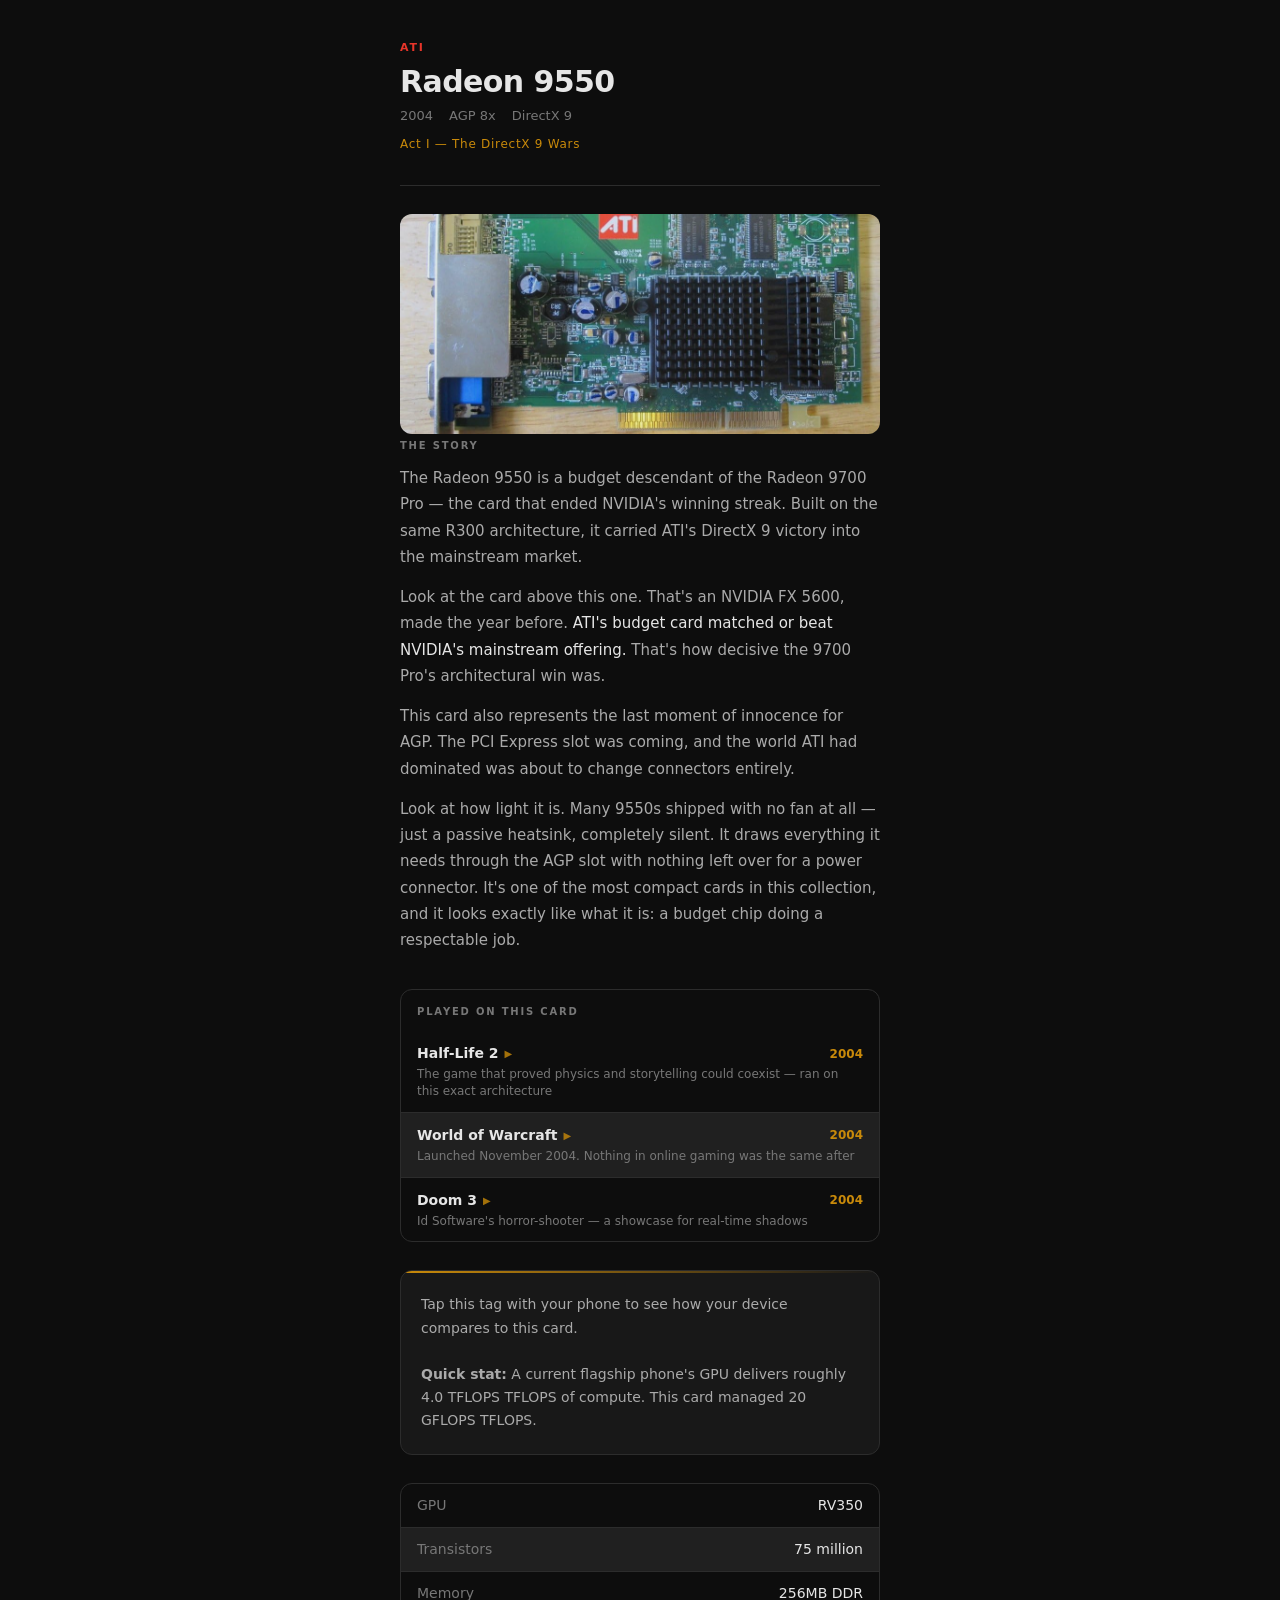
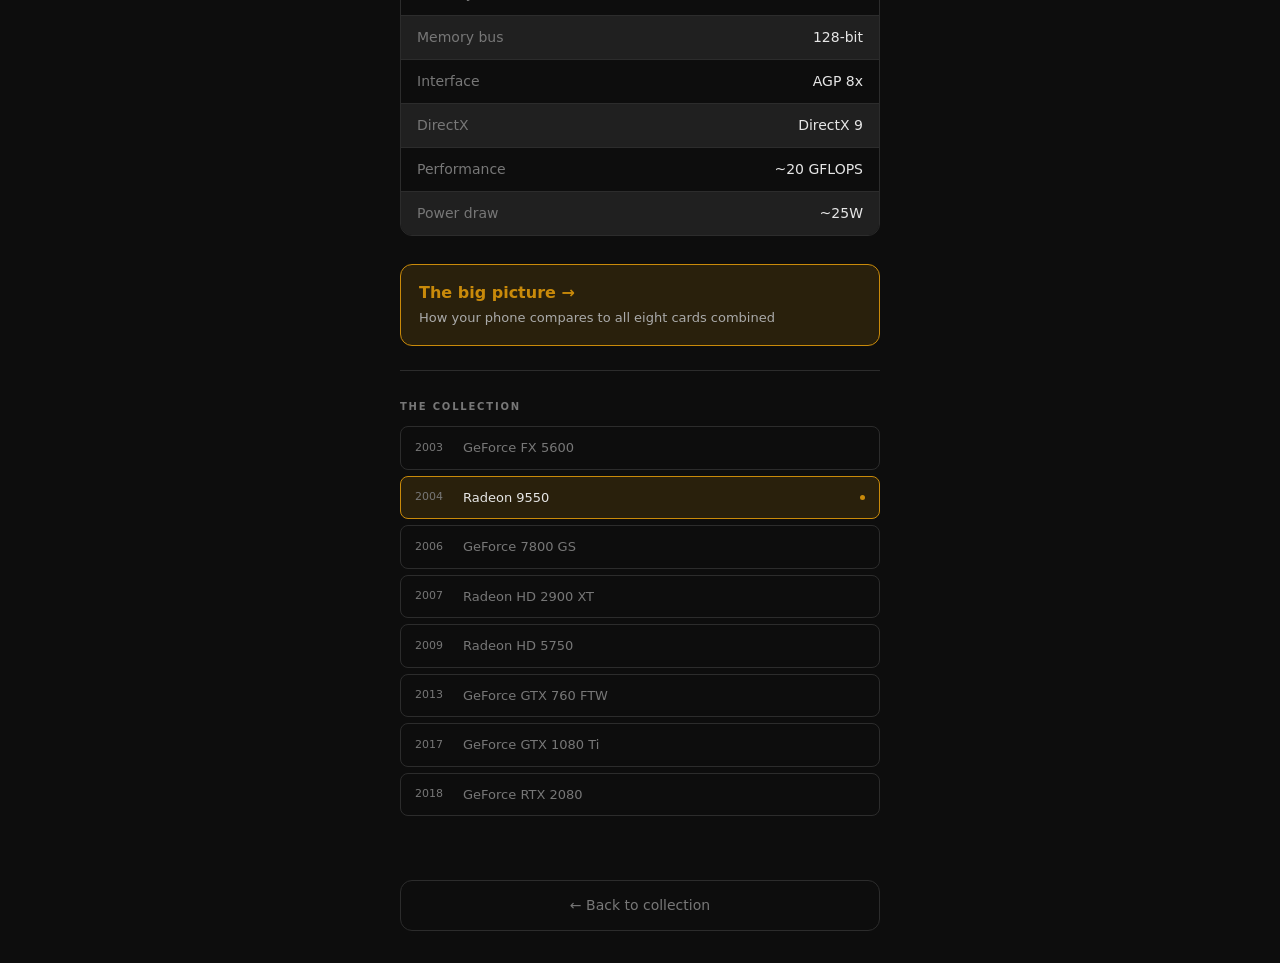
<file: radeon9550.html>
<!DOCTYPE html>
<html lang="en">
<head>
  <meta charset="UTF-8">
  <meta name="viewport" content="width=device-width, initial-scale=1.0">
  <title>Radeon 9550 — Artifact</title>
  <link rel="stylesheet" href="css/style.css">
</head>
<body>
<div class="page">

  <header class="card-header">
    <div class="card-maker ati">ATI</div>
    <div class="card-name">Radeon 9550</div>
    <div class="card-meta">
      <span>2004</span>
      <span>AGP 8x</span>
      <span>DirectX 9</span>
    </div>
    <div class="card-era">Act I — The DirectX 9 Wars</div>
  </header>

  <div class="card-photo"><img src="images/radeon9550.jpg" alt="radeon9550"></div>

  

  

  <section class="story">
    <div class="section-label">The story</div>
    <div class="story-text" id="story-text"></div>
  </section>

  <section class="games"><div class="section-label" style="padding:14px 16px 0">Played on this card</div>
    <div id="games-list"></div>
  </section>

  <section class="comparison">
    <div id="comparison-content">
      <div class="comparison-loading">Detecting your device…</div>
    </div>
  </section>

  <section class="specs">
    <div id="specs-rows"></div>
  </section>

  <div style="margin-bottom:24px"><a href="conclusion.html" style="display:flex;align-items:center;justify-content:space-between;padding:16px 18px;background:var(--accent-dim);border:1px solid var(--accent);border-radius:12px;text-decoration:none;color:var(--text)"><span><strong style="color:var(--accent)">The big picture →</strong><br><span style="font-size:13px;color:var(--text-mid)">How your phone compares to all eight cards combined</span></span></a></div>
  <nav class="collection">
    <div class="section-label">The collection</div>
    <div class="collection-grid">
      <a class="collection-item" href="fx5600.html">
        <span class="collection-year">2003</span>
        <span class="collection-name">GeForce FX 5600</span>
        <span class="collection-dot"></span>
      </a>
      <a class="collection-item active" href="radeon9550.html">
        <span class="collection-year">2004</span>
        <span class="collection-name">Radeon 9550</span>
        <span class="collection-dot"></span>
      </a>
      <a class="collection-item" href="7800gs.html">
        <span class="collection-year">2006</span>
        <span class="collection-name">GeForce 7800 GS</span>
        <span class="collection-dot"></span>
      </a>
      <a class="collection-item" href="hd2900xt.html">
        <span class="collection-year">2007</span>
        <span class="collection-name">Radeon HD 2900 XT</span>
        <span class="collection-dot"></span>
      </a>
      <a class="collection-item" href="hd5750.html">
        <span class="collection-year">2009</span>
        <span class="collection-name">Radeon HD 5750</span>
        <span class="collection-dot"></span>
      </a>
      <a class="collection-item" href="gtx760.html">
        <span class="collection-year">2013</span>
        <span class="collection-name">GeForce GTX 760 FTW</span>
        <span class="collection-dot"></span>
      </a>
      <a class="collection-item" href="gtx1080ti.html">
        <span class="collection-year">2017</span>
        <span class="collection-name">GeForce GTX 1080 Ti</span>
        <span class="collection-dot"></span>
      </a>
      <a class="collection-item" href="rtx2080.html">
        <span class="collection-year">2018</span>
        <span class="collection-name">GeForce RTX 2080</span>
        <span class="collection-dot"></span>
      </a>
    </div>
  </nav>

</div>

<script src="js/device.js"></script>
<script>
window.CARD_DATA = {
  name: 'Radeon 9550',
  tflops: 0.020,
  powerWatts: 25,
  specs: [
    { label: 'GPU',          value: 'RV350' },
    { label: 'Transistors',  value: '75 million' },
    { label: 'Memory',       value: '256MB DDR' },
    { label: 'Memory bus',   value: '128-bit' },
    { label: 'Interface',    value: 'AGP 8x' },
    { label: 'DirectX',      value: 'DirectX 9' },
    { label: 'Performance',  value: '~20 GFLOPS' },
    { label: 'Power draw',   value: '~25W' },
  ],
  games: [
    { name: 'Half-Life 2', year: 2004, note: 'The game that proved physics and storytelling could coexist — ran on this exact architecture', trailer: 'https://www.youtube.com/results?search_query=Half-Life%202%20official%20trailer%202004' },
    { name: 'World of Warcraft', year: 2004, note: 'Launched November 2004. Nothing in online gaming was the same after', trailer: 'https://www.youtube.com/results?search_query=World%20of%20Warcraft%20original%20cinematic%20trailer%202004' },
    { name: 'Doom 3', year: 2004, note: 'Id Software\'s horror-shooter — a showcase for real-time shadows', trailer: 'https://www.youtube.com/results?search_query=Doom%203%202004%20official%20trailer' }
  ],
  story: [
    'The Radeon 9550 is a budget descendant of the Radeon 9700 Pro — the card that ended NVIDIA\'s winning streak. Built on the same R300 architecture, it carried ATI\'s DirectX 9 victory into the mainstream market.',
    'Look at the card above this one. That\'s an NVIDIA FX 5600, made the year before. <em>ATI\'s budget card matched or beat NVIDIA\'s mainstream offering.</em> That\'s how decisive the 9700 Pro\'s architectural win was.',
    'This card also represents the last moment of innocence for AGP. The PCI Express slot was coming, and the world ATI had dominated was about to change connectors entirely.',
    'Look at how light it is. Many 9550s shipped with no fan at all — just a passive heatsink, completely silent. It draws everything it needs through the AGP slot with nothing left over for a power connector. It\'s one of the most compact cards in this collection, and it looks exactly like what it is: a budget chip doing a respectable job.'
  ]
};
</script>
<script src="js/card.js"></script>
  <div style="max-width:520px;margin:0 auto;padding:0 20px 32px"><a href="index.html" style="display:block;text-align:center;padding:14px;border:1px solid var(--border);border-radius:12px;text-decoration:none;color:var(--text-dim);font-size:14px">← Back to collection</a></div>
</body>
</html>
</file>
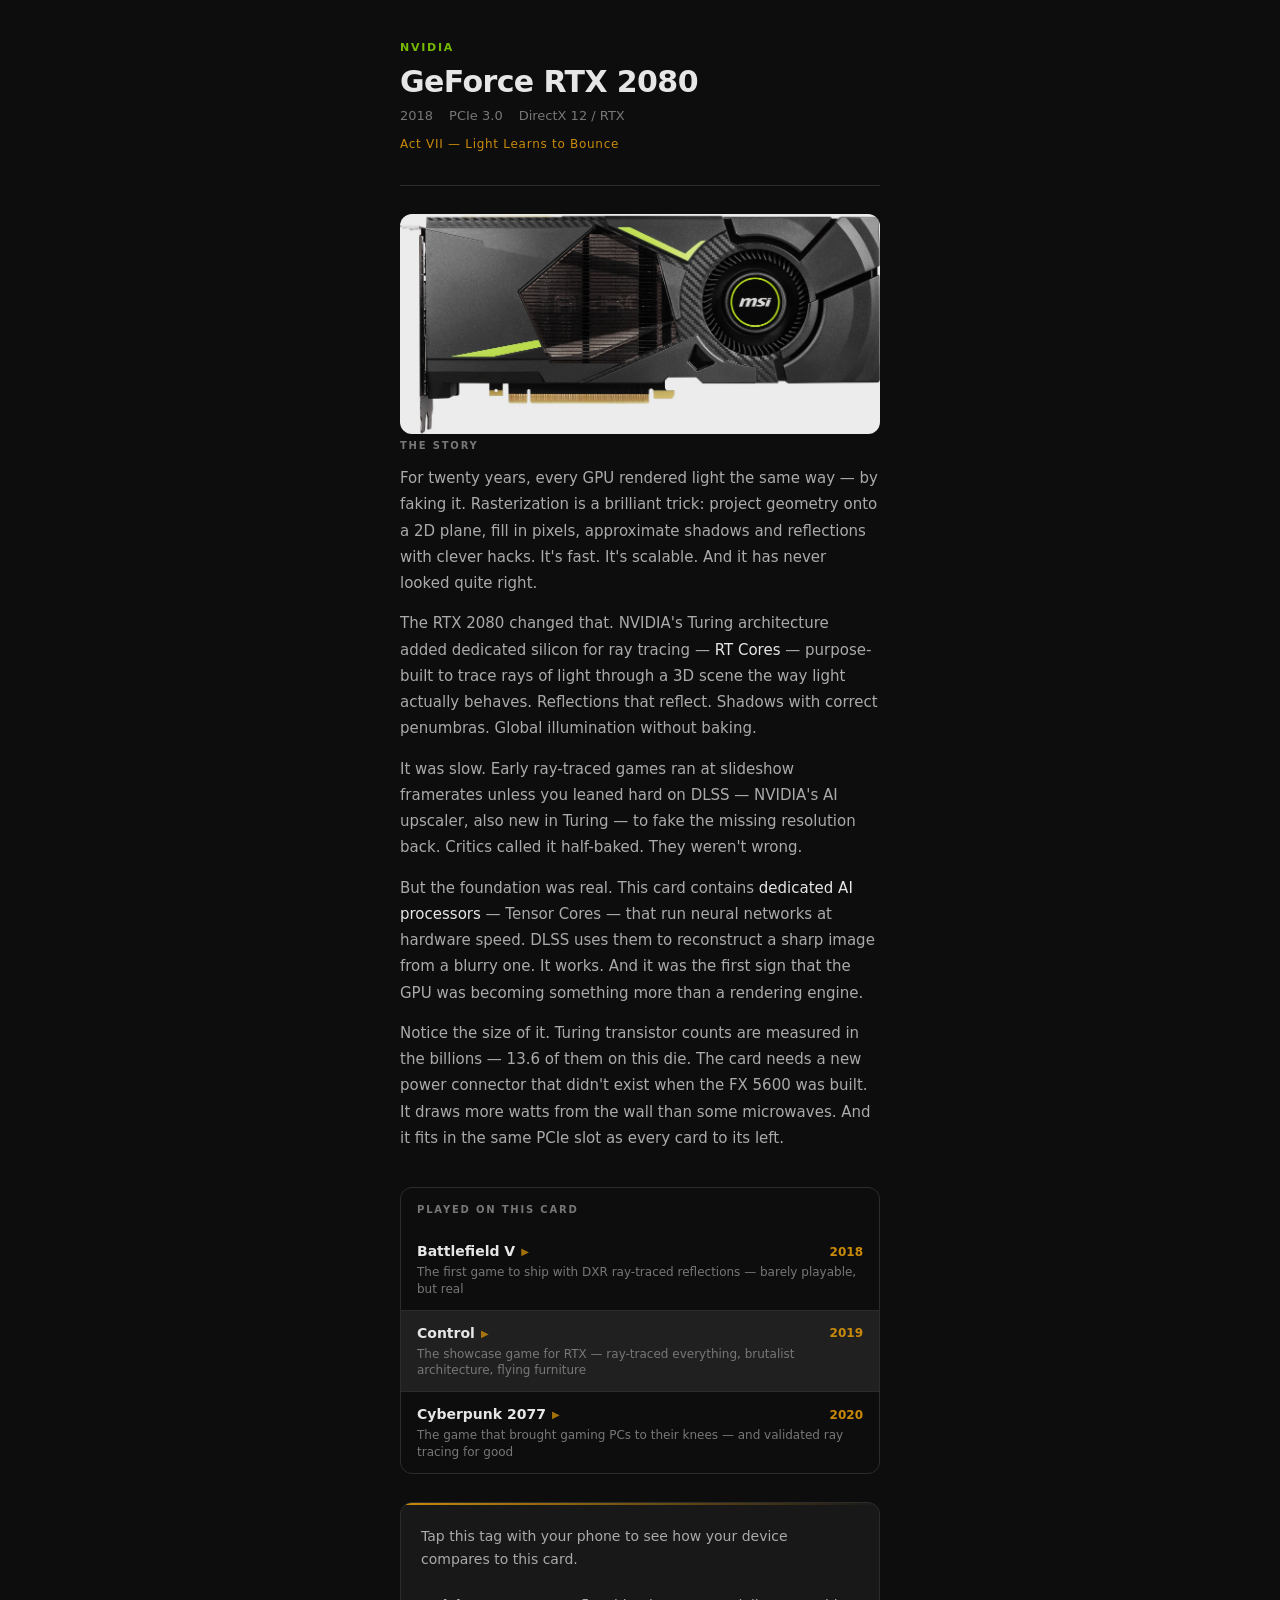
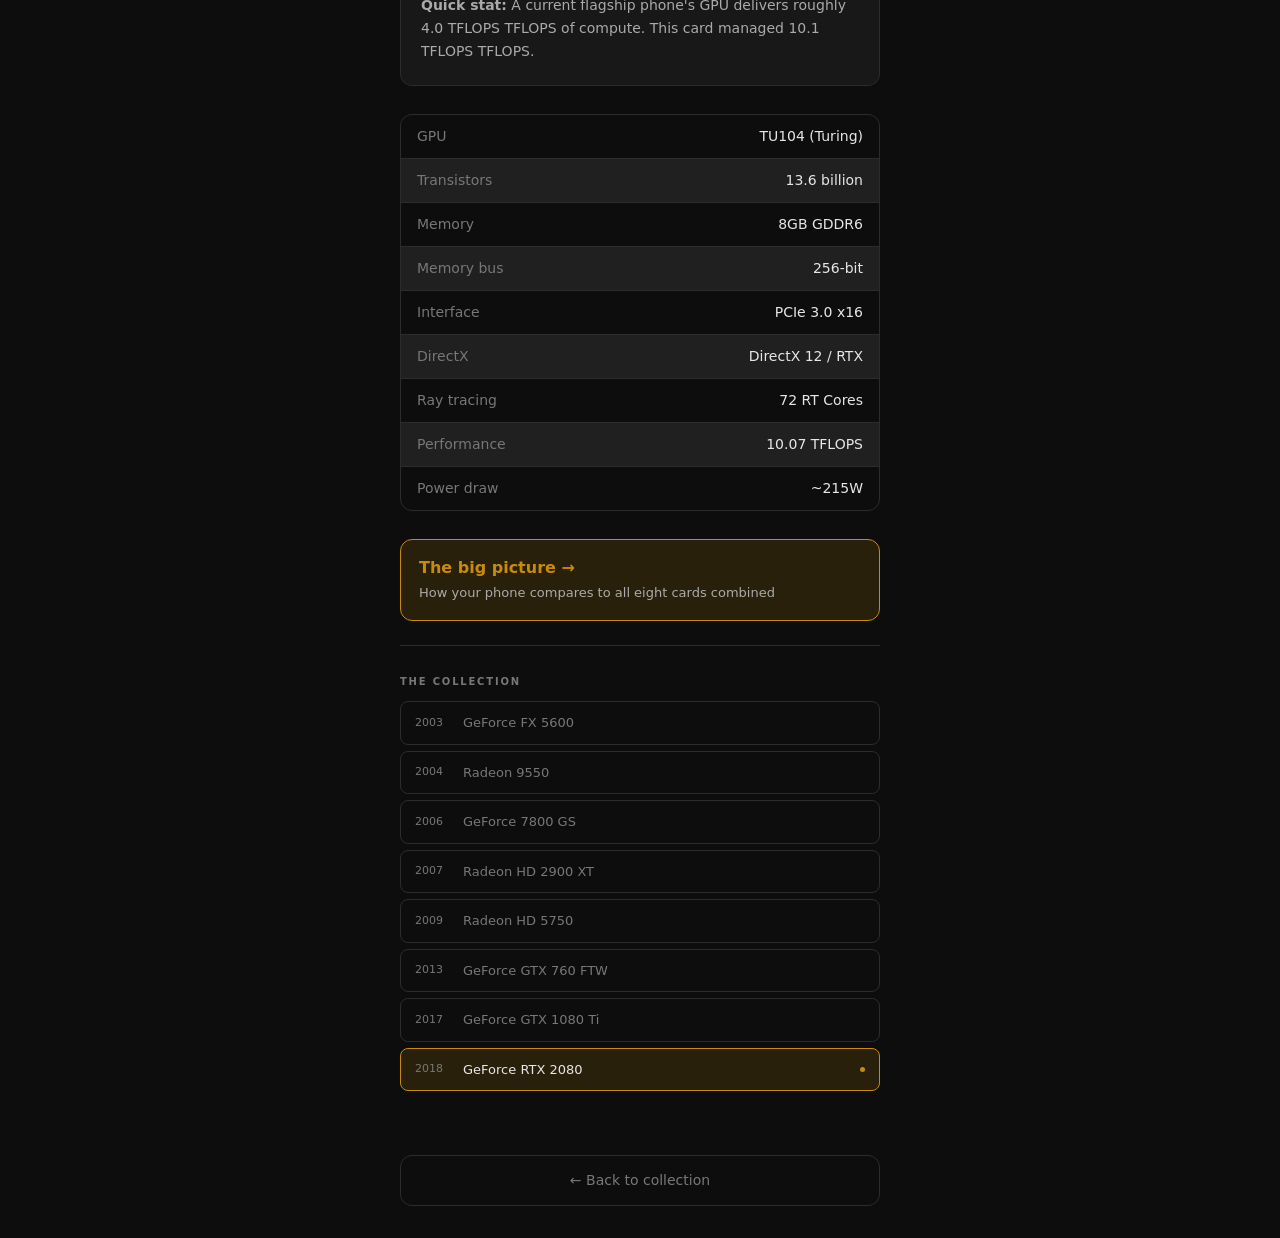
<file: rtx2080.html>
<!DOCTYPE html>
<html lang="en">
<head>
  <meta charset="UTF-8">
  <meta name="viewport" content="width=device-width, initial-scale=1.0">
  <title>GeForce RTX 2080 — Artifact</title>
  <link rel="stylesheet" href="css/style.css">
</head>
<body>
<div class="page">

  <header class="card-header">
    <div class="card-maker nvidia">NVIDIA</div>
    <div class="card-name">GeForce RTX 2080</div>
    <div class="card-meta">
      <span>2018</span>
      <span>PCIe 3.0</span>
      <span>DirectX 12 / RTX</span>
    </div>
    <div class="card-era">Act VII — Light Learns to Bounce</div>
  </header>

  <div class="card-photo"><img src="images/rtx2080.jpg" alt="rtx2080"></div>

  <section class="story">
    <div class="section-label">The story</div>
    <div class="story-text" id="story-text"></div>
  </section>

  <section class="games"><div class="section-label" style="padding:14px 16px 0">Played on this card</div>
    <div id="games-list"></div>
  </section>

  <section class="comparison">
    <div id="comparison-content">
      <div class="comparison-loading">Detecting your device…</div>
    </div>
  </section>

  <section class="specs">
    <div id="specs-rows"></div>
  </section>

  <div style="margin-bottom:24px"><a href="conclusion.html" style="display:flex;align-items:center;justify-content:space-between;padding:16px 18px;background:var(--accent-dim);border:1px solid var(--accent);border-radius:12px;text-decoration:none;color:var(--text)"><span><strong style="color:var(--accent)">The big picture →</strong><br><span style="font-size:13px;color:var(--text-mid)">How your phone compares to all eight cards combined</span></span></a></div>
  <nav class="collection">
    <div class="section-label">The collection</div>
    <div class="collection-grid">
      <a class="collection-item" href="fx5600.html">
        <span class="collection-year">2003</span>
        <span class="collection-name">GeForce FX 5600</span>
        <span class="collection-dot"></span>
      </a>
      <a class="collection-item" href="radeon9550.html">
        <span class="collection-year">2004</span>
        <span class="collection-name">Radeon 9550</span>
        <span class="collection-dot"></span>
      </a>
      <a class="collection-item" href="7800gs.html">
        <span class="collection-year">2006</span>
        <span class="collection-name">GeForce 7800 GS</span>
        <span class="collection-dot"></span>
      </a>
      <a class="collection-item" href="hd2900xt.html">
        <span class="collection-year">2007</span>
        <span class="collection-name">Radeon HD 2900 XT</span>
        <span class="collection-dot"></span>
      </a>
      <a class="collection-item" href="hd5750.html">
        <span class="collection-year">2009</span>
        <span class="collection-name">Radeon HD 5750</span>
        <span class="collection-dot"></span>
      </a>
      <a class="collection-item" href="gtx760.html">
        <span class="collection-year">2013</span>
        <span class="collection-name">GeForce GTX 760 FTW</span>
        <span class="collection-dot"></span>
      </a>
      <a class="collection-item" href="gtx1080ti.html">
        <span class="collection-year">2017</span>
        <span class="collection-name">GeForce GTX 1080 Ti</span>
        <span class="collection-dot"></span>
      </a>
      <a class="collection-item active" href="rtx2080.html">
        <span class="collection-year">2018</span>
        <span class="collection-name">GeForce RTX 2080</span>
        <span class="collection-dot"></span>
      </a>
    </div>
  </nav>

</div>

<script src="js/device.js"></script>
<script>
window.CARD_DATA = {
  name: 'GeForce RTX 2080',
  tflops: 10.07,
  powerWatts: 215,
  specs: [
    { label: 'GPU',          value: 'TU104 (Turing)' },
    { label: 'Transistors',  value: '13.6 billion' },
    { label: 'Memory',       value: '8GB GDDR6' },
    { label: 'Memory bus',   value: '256-bit' },
    { label: 'Interface',    value: 'PCIe 3.0 x16' },
    { label: 'DirectX',      value: 'DirectX 12 / RTX' },
    { label: 'Ray tracing',  value: '72 RT Cores' },
    { label: 'Performance',  value: '10.07 TFLOPS' },
    { label: 'Power draw',   value: '~215W' },
  ],
  games: [
    { name: 'Battlefield V', year: 2018, note: 'The first game to ship with DXR ray-traced reflections — barely playable, but real', trailer: 'https://www.youtube.com/results?search_query=Battlefield+V+ray+tracing+official+trailer+2018' },
    { name: 'Control', year: 2019, note: 'The showcase game for RTX — ray-traced everything, brutalist architecture, flying furniture', trailer: 'https://www.youtube.com/results?search_query=Control+game+official+trailer+2019+RTX' },
    { name: 'Cyberpunk 2077', year: 2020, note: 'The game that brought gaming PCs to their knees — and validated ray tracing for good', trailer: 'https://www.youtube.com/results?search_query=Cyberpunk+2077+official+trailer+2020' }
  ],
  story: [
    'For twenty years, every GPU rendered light the same way — by faking it. Rasterization is a brilliant trick: project geometry onto a 2D plane, fill in pixels, approximate shadows and reflections with clever hacks. It\'s fast. It\'s scalable. And it has never looked quite right.',
    'The RTX 2080 changed that. NVIDIA\'s Turing architecture added dedicated silicon for ray tracing — <em>RT Cores</em> — purpose-built to trace rays of light through a 3D scene the way light actually behaves. Reflections that reflect. Shadows with correct penumbras. Global illumination without baking.',
    'It was slow. Early ray-traced games ran at slideshow framerates unless you leaned hard on DLSS — NVIDIA\'s AI upscaler, also new in Turing — to fake the missing resolution back. Critics called it half-baked. They weren\'t wrong.',
    'But the foundation was real. This card contains <em>dedicated AI processors</em> — Tensor Cores — that run neural networks at hardware speed. DLSS uses them to reconstruct a sharp image from a blurry one. It works. And it was the first sign that the GPU was becoming something more than a rendering engine.',
    'Notice the size of it. Turing transistor counts are measured in the billions — 13.6 of them on this die. The card needs a new power connector that didn\'t exist when the FX 5600 was built. It draws more watts from the wall than some microwaves. And it fits in the same PCIe slot as every card to its left.'
  ]
};
</script>
<script src="js/card.js"></script>
  <div style="max-width:520px;margin:0 auto;padding:0 20px 32px"><a href="index.html" style="display:block;text-align:center;padding:14px;border:1px solid var(--border);border-radius:12px;text-decoration:none;color:var(--text-dim);font-size:14px">← Back to collection</a></div>
</body>
</html>
</file>
<file: css/style.css>
/* ─── Reset & Variables ──────────────────────────────────────────────────── */
*, *::before, *::after { box-sizing: border-box; margin: 0; padding: 0; }

:root {
  --bg:          #0d0d0d;
  --surface:     #181818;
  --surface-2:   #202020;
  --border:      #2c2c2c;
  --text:        #e6e6e6;
  --text-dim:    #777;
  --text-mid:    #aaa;
  --accent:      #c98a0a;
  --accent-dim:  rgba(201, 138, 10, 0.15);
  --nvidia:      #76b900;
  --ati:         #e8352a;
  --radius:      12px;
  --font:        -apple-system, BlinkMacSystemFont, 'Segoe UI', system-ui, sans-serif;
}

html { font-size: 16px; -webkit-text-size-adjust: 100%; }

body {
  background: var(--bg);
  color: var(--text);
  font-family: var(--font);
  line-height: 1.5;
  min-height: 100vh;
}

/* ─── Layout ────────────────────────────────────────────────────────────── */
.page {
  max-width: 520px;
  margin: 0 auto;
  padding: 0 20px 64px;
}

/* ─── Card Header ───────────────────────────────────────────────────────── */
.card-header {
  padding: 40px 0 32px;
  border-bottom: 1px solid var(--border);
  margin-bottom: 28px;
}

.card-maker {
  font-size: 11px;
  font-weight: 600;
  letter-spacing: 0.16em;
  text-transform: uppercase;
  margin-bottom: 8px;
}
.card-maker.nvidia { color: var(--nvidia); }
.card-maker.ati    { color: var(--ati); }

.card-name {
  font-size: 30px;
  font-weight: 800;
  letter-spacing: -0.02em;
  line-height: 1.1;
  margin-bottom: 8px;
}

.card-meta {
  display: flex;
  gap: 16px;
  font-size: 13px;
  color: var(--text-dim);
}

.card-era {
  color: var(--accent);
  font-size: 12px;
  font-weight: 500;
  letter-spacing: 0.06em;
  margin-top: 10px;
}

/* ─── Comparison Block ──────────────────────────────────────────────────── */
.comparison {
  background: var(--surface);
  border: 1px solid var(--border);
  border-radius: var(--radius);
  padding: 22px 20px;
  margin-bottom: 28px;
  position: relative;
  overflow: hidden;
}

.comparison::before {
  content: '';
  position: absolute;
  top: 0; left: 0; right: 0;
  height: 2px;
  background: linear-gradient(90deg, var(--accent), transparent);
}

.comparison-label {
  font-size: 10px;
  font-weight: 600;
  letter-spacing: 0.18em;
  text-transform: uppercase;
  color: var(--text-dim);
  margin-bottom: 14px;
}

.comparison-device {
  font-size: 16px;
  font-weight: 600;
  color: var(--text);
  margin-bottom: 20px;
}

.comparison-device .chip-name {
  display: block;
  font-size: 13px;
  font-weight: 400;
  color: var(--text-dim);
  margin-top: 2px;
}

.multiplier-row {
  display: flex;
  align-items: flex-end;
  gap: 10px;
  margin-bottom: 16px;
}

.multiplier-number {
  font-size: 64px;
  font-weight: 900;
  line-height: 1;
  color: var(--accent);
  letter-spacing: -0.03em;
  transition: opacity 0.3s;
}

.multiplier-label {
  font-size: 14px;
  color: var(--text-mid);
  padding-bottom: 6px;
  line-height: 1.4;
}

.comparison-bar {
  height: 4px;
  background: var(--border);
  border-radius: 2px;
  margin-bottom: 16px;
  overflow: hidden;
}

.comparison-bar-fill {
  height: 100%;
  background: var(--accent);
  border-radius: 2px;
  width: 0;
  transition: width 1s cubic-bezier(0.4, 0, 0.2, 1);
}

.comparison-detail {
  font-size: 13px;
  color: var(--text-dim);
  line-height: 1.65;
}

.comparison-detail strong {
  color: var(--text-mid);
  font-weight: 500;
}

/* Loading state */
.comparison-loading {
  font-size: 14px;
  color: var(--text-dim);
  font-style: italic;
}

/* Desktop fallback */
.comparison-desktop {
  font-size: 14px;
  color: var(--text-mid);
  line-height: 1.65;
}

/* ─── Specs ─────────────────────────────────────────────────────────────── */
.section-label {
  font-size: 10px;
  font-weight: 600;
  letter-spacing: 0.18em;
  text-transform: uppercase;
  color: var(--text-dim);
  margin-bottom: 12px;
}

.specs {
  margin-bottom: 28px;
  border: 1px solid var(--border);
  border-radius: var(--radius);
  overflow: hidden;
}

.spec-row {
  display: flex;
  justify-content: space-between;
  align-items: baseline;
  padding: 11px 16px;
  font-size: 14px;
  border-bottom: 1px solid var(--border);
}

.spec-row:last-child { border-bottom: none; }
.spec-row:nth-child(even) { background: var(--surface-2); }

.spec-label { color: var(--text-dim); }
.spec-value { font-weight: 500; text-align: right; }

/* ─── Games ─────────────────────────────────────────────────────────────── */
.games {
  margin-bottom: 28px;
  border: 1px solid var(--border);
  border-radius: var(--radius);
  overflow: hidden;
}

.game-row {
  display: grid;
  grid-template-columns: 1fr auto;
  grid-template-rows: auto auto;
  gap: 0 12px;
  padding: 12px 16px;
  border-bottom: 1px solid var(--border);
}

.game-row:last-child { border-bottom: none; }
.game-row:nth-child(even) { background: var(--surface-2); }

.game-name {
  font-size: 14px;
  font-weight: 600;
  grid-column: 1;
  grid-row: 1;
}

.game-year {
  font-size: 12px;
  color: var(--accent);
  font-weight: 600;
  grid-column: 2;
  grid-row: 1;
  text-align: right;
  align-self: center;
}

.game-link {
  text-decoration: none;
  color: var(--text);
  display: inline-flex;
  align-items: center;
  gap: 6px;
}

.game-link:hover { color: var(--accent); }

.game-trailer-icon {
  font-size: 10px;
  color: var(--accent);
  opacity: 0.8;
}

.game-note {
  font-size: 12px;
  color: var(--text-dim);
  grid-column: 1 / -1;
  grid-row: 2;
  margin-top: 2px;
  line-height: 1.4;
}

/* ─── Story ─────────────────────────────────────────────────────────────── */
.story {
  margin-bottom: 36px;
}

.story-text {
  font-size: 15px;
  line-height: 1.75;
  color: var(--text-mid);
}

.story-text p + p { margin-top: 14px; }

.story-text em {
  color: var(--text);
  font-style: normal;
  font-weight: 500;
}

/* ─── Collection Nav ─────────────────────────────────────────────────────── */
.collection {
  border-top: 1px solid var(--border);
  padding-top: 28px;
}

.collection-grid {
  display: flex;
  flex-direction: column;
  gap: 6px;
}

.collection-item {
  display: flex;
  align-items: center;
  gap: 12px;
  padding: 11px 14px;
  border-radius: 8px;
  border: 1px solid var(--border);
  text-decoration: none;
  color: var(--text-dim);
  font-size: 13px;
  transition: border-color 0.15s, background 0.15s;
}

.collection-item:hover {
  border-color: #444;
  background: var(--surface);
  color: var(--text);
}

.collection-item.active {
  border-color: var(--accent);
  background: var(--accent-dim);
  color: var(--text);
  pointer-events: none;
}

.collection-year {
  font-size: 11px;
  color: var(--text-dim);
  width: 36px;
  flex-shrink: 0;
}

.collection-name { flex: 1; font-weight: 500; }

.collection-dot {
  width: 5px;
  height: 5px;
  border-radius: 50%;
  flex-shrink: 0;
}
.collection-item.active .collection-dot { background: var(--accent); }

/* ─── Animations ─────────────────────────────────────────────────────────── */
@keyframes fadeUp {
  from { opacity: 0; transform: translateY(12px); }
  to   { opacity: 1; transform: translateY(0); }
}

.card-header   { animation: fadeUp 0.4s ease both; }
.comparison    { animation: fadeUp 0.4s ease 0.1s both; }
.specs         { animation: fadeUp 0.4s ease 0.2s both; }
.story         { animation: fadeUp 0.4s ease 0.3s both; }
.collection    { animation: fadeUp 0.4s ease 0.4s both; }

/* ─── Card photo ─────────────────────────────────────────────────────────── */
.card-photo {
  margin: 0 0 4px;
  border-radius: 12px;
  overflow: hidden;
  background: #111;
  animation: fadeUp 0.4s ease 0.05s both;
}

.card-photo img {
  display: block;
  width: 100%;
  height: 220px;
  object-fit: cover;
  object-position: center;
  opacity: 0.92;
}
</file>
